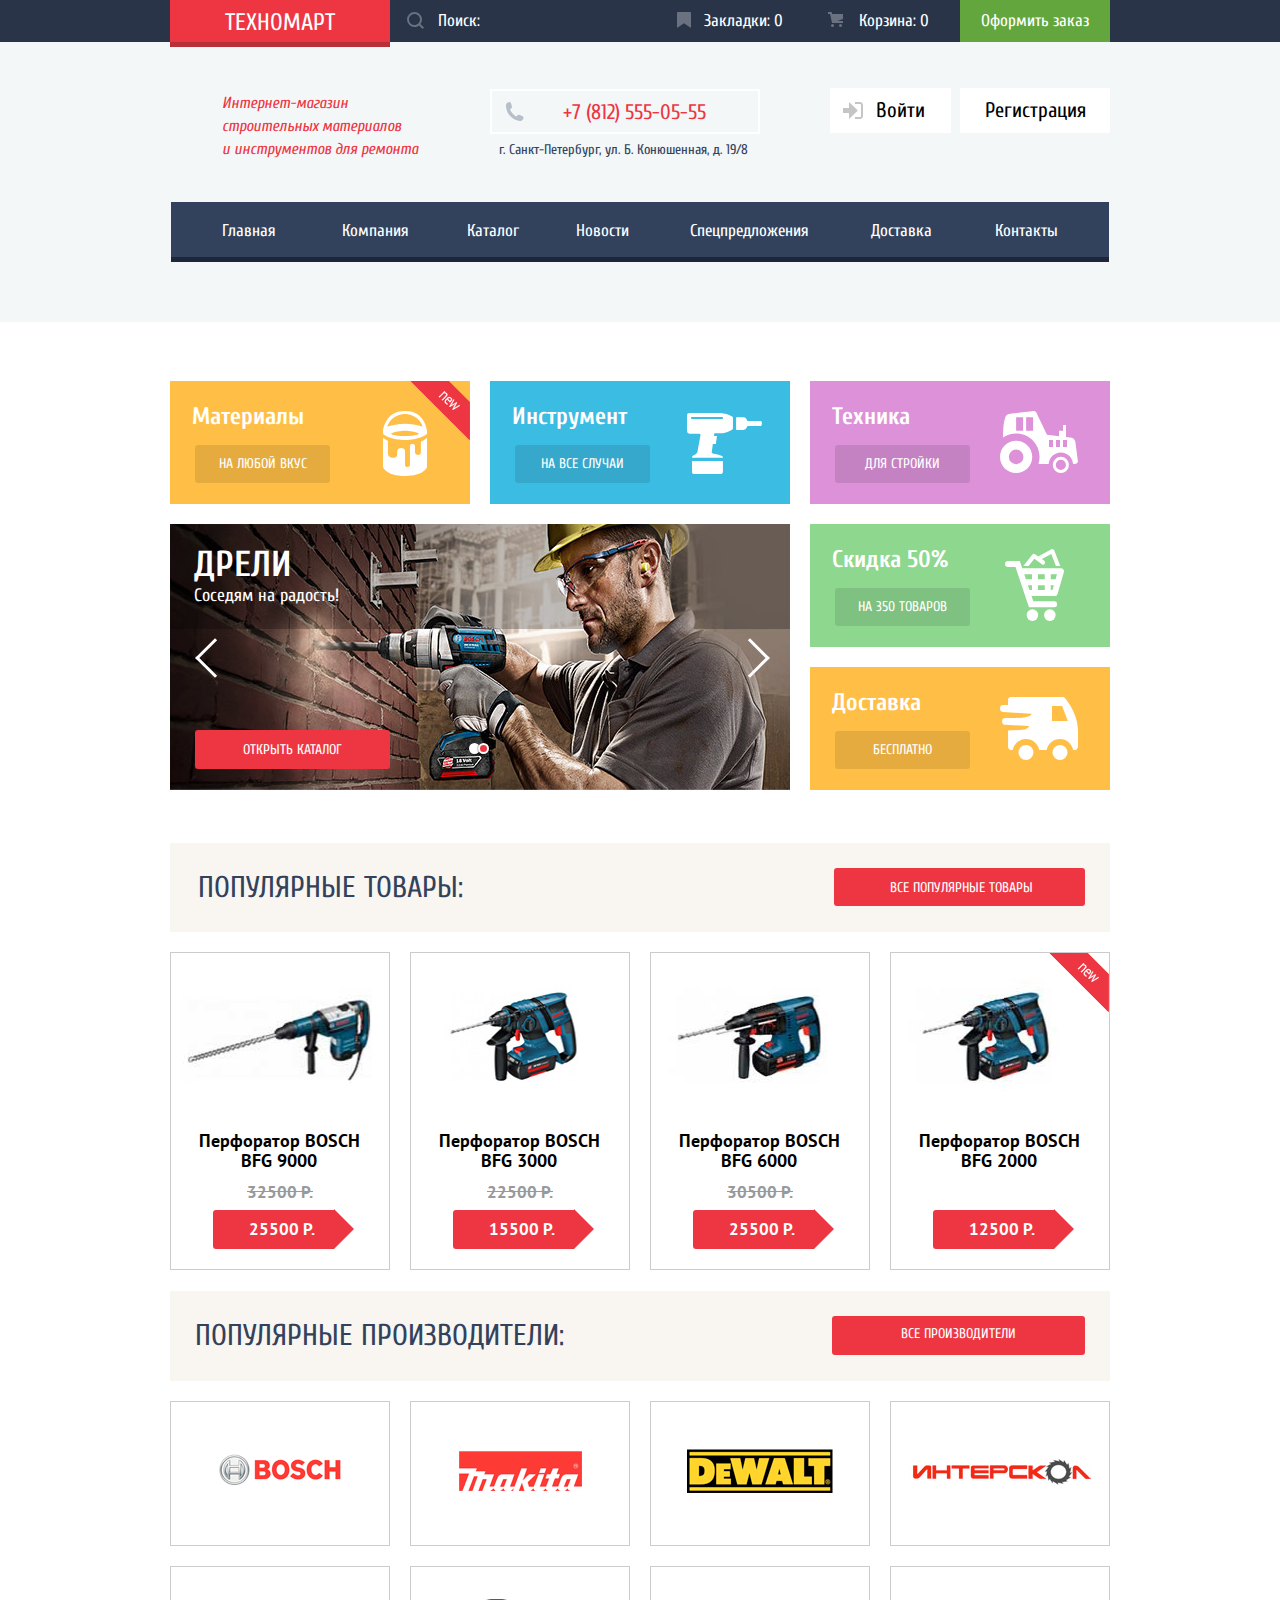
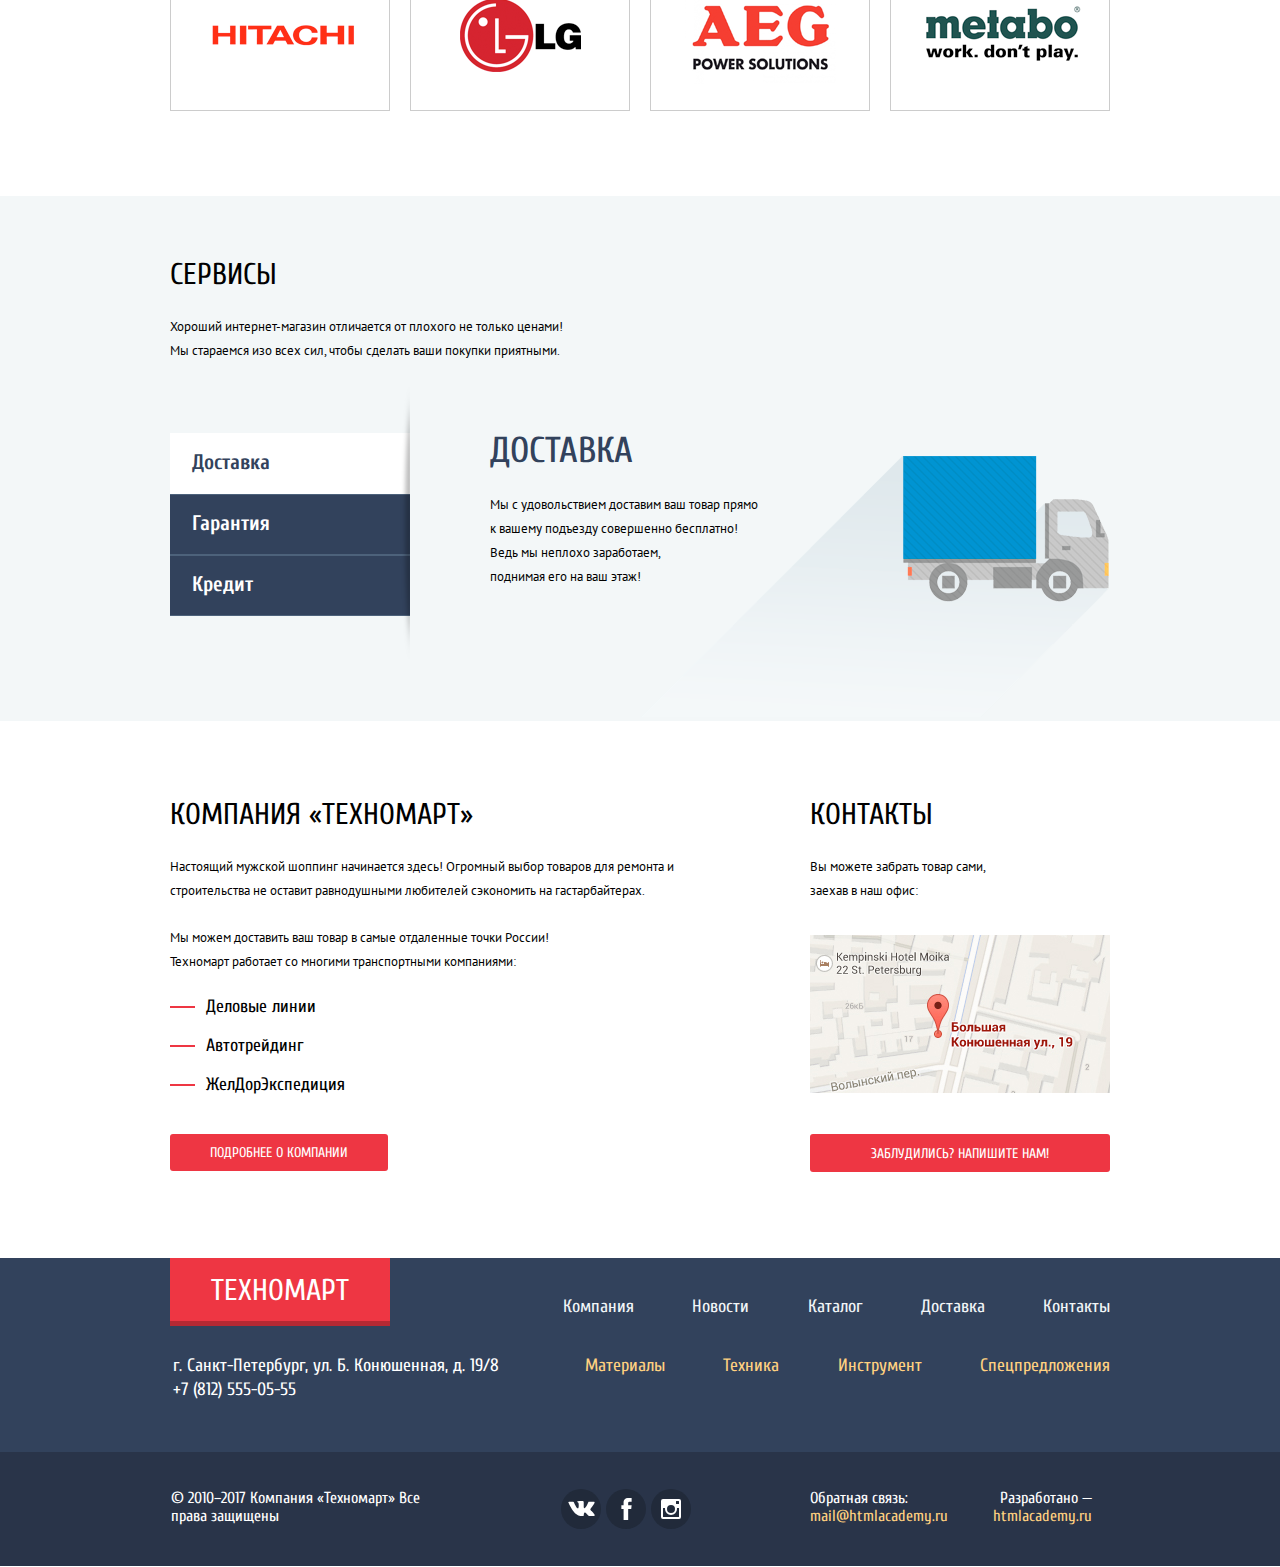
<file: index.html>
<!DOCTYPE html>
<html lang="ru">
  <head>
    <meta charset="utf-8">
    <meta name="viewport" content="width=device-width, initial-scale=1.0">
    <meta http-equiv="X-UA-Compatible" content="ie=edge">
    <title>HTML Academy: Техномарт</title>
    <link href="https://fonts.googleapis.com/css?family=Cuprum:400,400i,700&amp;subset=cyrillic" rel="stylesheet">
    <link href="https://fonts.googleapis.com/css?family=PT+Sans:400,700&amp;subset=cyrillic" rel="stylesheet">
    <link rel="stylesheet" href="css/normalize.css">
    <link rel="stylesheet" href="css/style.css">
  </head>
  <body>
    <header class="main-header">
      <nav class="search-and-order-nav">
        <div class="container">
          <div class="navigation-items">
            <span class="main-logo">Техномарт</span>
            <form class="nav-search" action="https://echo.htmlacademy.ru">
              <input class="search" type="text" id="search-form" placeholder="Поиск:">
              <label class="search-label" for="search-form"></label>
              <input class="search-submit visually-hidden" type="submit">
            </form>
            <ul class="order-menu">
              <li class="bookmarks"><a href="#">Закладки: 0</a></li>
              <li class="basket"><a href="#">Корзина: 0</a></li>
              <li class="order-button"><a href="#">Оформить заказ</a></li>
            </ul>
          </div>
        </div>
      </nav>
      <div class="container">
        <div class="navigation-second-row">
          <p class="shop-description">
            Интернет-магазин строительных материалов и&nbsp;инструментов для ремонта
          </p>
          <div class="phone-address">
            <a class="phone">+7 (812) 555-05-55</a>
            <p class="contact-address">
              г. Санкт-Петербург, ул. Б. Конюшенная, д. 19/8
            </p>
          </div>
          <ul class="login">
            <li class="login-link"><a href="#">Войти</a></li>
            <li class="registration-link"><a href="#">Регистрация</a></li>
          </ul>
        </div>
      </div>
      <div class="container">
        <nav class="main-navigation">
          <ul class="main-navigation-list">
            <li class="main-navigation-item"><a>Главная</a></li>
            <li class="main-navigation-item"><a href="#">Компания</a></li>
            <li class="main-navigation-item"><a href="catalog.html">Каталог</a></li>
            <li class="main-navigation-item"><a href="#">Новости</a></li>
            <li class="main-navigation-item"><a href="#">Спецпредложения</a></li>
            <li class="main-navigation-item"><a href="#">Доставка</a></li>
            <li class="main-navigation-item"><a href="#">Контакты</a></li>
          </ul>
        </nav>
      </div>
    </header>
    <main>
      <div class="container">
        <h1 class="visually-hidden">Интернет магазин Техномарт</h1>
        <nav class="home-menu">
          <div class="home-menu-top">
            <ul class="home-menu-elements">
              <li class="elements-inside">
                <span class="flag flag-new">Новинка</span>
                  Материалы
                  <a href="">на любой вкус</a>
              </li>
              <li class="elements-inside">
                  Инструмент
                  <span><a href="">на все случаи</a></span>
              </li>
              <li class="elements-inside">
                  Техника
                  <span><a href="">для стройки</a></span>
              </li>
            </ul>
          </div>
          <div class="home-menu-slider">
            <div class="slider">
              <ul class="slides">
                  <li class="slide-1">
                    <div class="slide-inside">
                      <h3>Дрели</h3>
                      <p>Соседям на радость!</p>
                      <a class="button" href="catalog.html">Открыть каталог</a>
                    </div>
                  </li>
                  <li class="slide-2 slide-hide">
                    <div class="slide-inside">
                      <h3>Перфораторы</h3>
                      <p>Настоящие мужские игрушки</p>
                      <a class="button" href="catalog.html">Открыть каталог</a>
                    </div>
                  </li>
              </ul> 
              <div class="slider-controls">
                <input type="radio" id="button-1" name="toggle">
                <input type="radio" id="button-2" name="toggle" checked> 
                <label for="button-1"></label>
                <label for="button-2"></label>
              </div>
            </div>
            <ul class="home-menu-elements side-elements">
              <li class="elements-inside">
                  Скидка 50%
                  <span><a href="">на 350 товаров</a></span>
              </li>
              <li class="elements-inside">
                  Доставка
                  <span><a href="">бесплатно</a></span>
              </li>
            </ul>
          </div>
        </nav>
        <section class="popular-items">
          <div class="popular-items-heading">
            <h2>Популярные товары:</h2>
            <a href="catalog.html" class="button">Все популярные товары</a>
          </div>
          <ul class="popular-items-list">
            <li class="catalog-item">
              <a href="#">
                <p class="catalog-item-image">
                  <img src="img/product-3.jpg" width="184" height="164" alt="Перфоратор BOSH BFG 9000">
                </p>
                <h3 class="catalog-item-title">Перфоратор BOSCH BFG 9000</h3>
                <p class="product-price-old">32500 Р.</p>
                <p class="product-price">25500 Р.</p>
              </a>
              <div class="actions">
                <button class="buy">Купить</button>
                <button class="bookmark">В закладки</button>
              </div>
            </li>
            <li class="catalog-item">
              <a href="#">
                <p class="catalog-item-image">
                  <img src="img/product-2.jpg" width="127" height="112" alt="Перфоратор BOSH BFG 3000">
                </p>
                <h3 class="catalog-item-title">Перфоратор BOSCH BFG 3000</h3>
                <p class="product-price-old">22500 Р.</p>
                <p class="product-price">15500 Р.</p>
              </a>
              <div class="actions">
                <button class="buy">Купить</button>
                <button class="bookmark">В закладки</button>
              </div>
            </li>
            <li class="catalog-item">
              <a href="#">
                <p class="catalog-item-image">
                  <img src="img/product-1.jpg" width="144" height="128" alt="Перфоратор BOSH BFG 6000">
                </p>
                <h3 class="catalog-item-title">Перфоратор BOSCH BFG 6000</h3>
                <p class="product-price-old">30500 Р.</p>
                <p class="product-price">25500 Р.</p>
              </a>
              <div class="actions">
                <button class="buy">Купить</button>
                <button class="bookmark">В закладки</button>
              </div>
            </li>
            <li class="catalog-item">
              <div class="flag flag-new">Новинка</div>
              <a href="#">
                <p class="catalog-item-image">
                  <img src="img/product-4.jpg" width="127" height="112" alt="Перфоратор BOSH BFG 2000">
                </p>
                <h3 class="catalog-item-title">Перфоратор BOSCH BFG 2000</h3>
                <p class="product-price-old"></p>
                <p class="product-price">12500 Р.</p>
              </a>
              <div class="actions">
                <button class="buy">Купить</button>
                <button class="bookmark">В закладки</button>
              </div>
            </li>
          </ul>
          <div class="popular-items-heading popular-providers">
              <h2>Популярные Производители:</h2>
              <a href="catalog.html" class="button">Все производители</a>
          </div>
            <ul class="popular-items-list">
              <li class="catalog-item provider-item">
                <a href="#">
                    <img src="img/bosch.png" width="126" height="37" alt="Производитель 'Bosch'">
                </a>
              </li>
              <li class="catalog-item provider-item">
                <a href="#">
                  <img src="img/makita.png" width="123" height="40" alt="Производитель 'Makita'">
                </a>
              </li>
              <li class="catalog-item provider-item">
                <a href="#">
                  <img src="img/dewalt.png" width="146" height="44" alt="Производитель 'DEWALT'">
                </a>
              </li>
              <li class="catalog-item provider-item">
                <a href="#">
                  <img src="img/interskol.png" width="200" height="88" alt="Производитель 'Интерскол'">
                </a>
              </li>
              <li class="catalog-item provider-item">
                <a href="#">
                  <img src="img/hitachi.png" width="169" height="31" alt="Производитель 'Hitachi'">
                </a>
              </li> 
              <li class="catalog-item provider-item">
                <a href="#">
                  <img src="img/lg.png" width="121" height="73" alt="Производитель 'LG'">
                </a>
              </li>
              <li class="catalog-item provider-item">
                <a href="#">
                  <img src="img/aeg.png" width="151" height="96" alt="Производитель 'AEG'">
                </a>
              </li>
              <li class="catalog-item provider-item">
                <a href="#">
                  <img src="img/metabo.png" width="204" height="69" alt="Производитель 'Metabo'">
                </a>
              </li>                
            </ul>
        </section>
      </div>
      <section class="services">
        <div class="container">
            <h2>Сервисы</h2>
            <div class="service-description">
              <p>
                Хороший интернет-магазин отличается от плохого не только ценами!
                Мы стараемся изо всех сил, чтобы сделать ваши покупки приятными.
              </p>
            </div>
          <form class="service-form">
            <input type="radio" name="s1" id="s1" class="option-input option-input-1 visually-hidden" checked>
            <label class="option-label" for="s1">Доставка</label>
            <input type="radio" name="s1" id="s2" class="option-input option-input-2 visually-hidden">
            <label class="option-label" for="s2">Гарантия</label>
            <input type="radio" name="s1" id="s3" class="option-input option-input-3 visually-hidden">
            <label class="option-label" for="s3">Кредит</label>          
            <div class="options">
              <div class="option-1-info">
                <h3>Доставка</h3>
                <p>
                  Мы с удовольствием доставим ваш товар прямо<br> к вашему подъезду совершенно бесплатно! Ведь мы неплохо заработаем,<br> поднимая его на ваш этаж!</p>
              </div>
              <div class="option-2-info">
                <h3>Гарантия</h3>
                <p>
                  Если купленный у нас товар поломается или заискрит,<br> а также в случае пожара, спровоцированного его возгоранием, вы всегда сможете быть уверены в нашей гарантии. Мы обменяем сгоревший товар на новый.<br> Дом уже восстановите как-нибудь сами.</p>
              </div>
              <div class="option-3-info">
                <h3>Кредит</h3>
                <p>
                  Залезть в долговую яму стало проще!<br> Кредитные консультанты придут вам на помощь.
                </p>
                <button class="button order-button">Отправить заявку</button>
              </div>
            </div>
          </form>
        </div>
      </section>
      <div class="container">
        <div class="about-tecnomart">
          <section class="company">
            <h2>КОМПАНИЯ «Техномарт»</h2>
            <p>
              Настоящий мужской шоппинг начинается здесь! Огромный выбор товаров для ремонта и строительства не оставит равнодушными любителей сэкономить на гастарбайтерах.
            </p>
            <p class="company-delivery-desc">
              Мы можем доставить ваш товар в самые отдаленные точки России! Техномарт работает со многими транспортными компаниями:
            </p>
            <ul class="delivery-options">
              <li>Деловые линии</li>
              <li>Автотрейдинг</li>
              <li>ЖелДорЭкспедиция</li>
            </ul>
            <a class="button" href="#">Подробнее о компании</a>
          </section>
          <section class="contacts">
            <h2>КОНТАКТЫ</h2>
            <p class="office-pick-up">
              Вы можете забрать товар сами,
              заехав в наш офис:
            </p>
            <a href="https://goo.gl/maps/oqPGo"><img src="img/map.jpg" width="300" height="144" alt="Местоположения Техномарт"></a>
            <a class="button button-map" href="form.html">Заблудились? Напишите нам!</a>
          </section>
        </div>
      </div>
    </main>
    <footer class="main-footer">
      <div class="container">
        <div class="footer-first-row">
          <span class="main-logo bottom-logo">Техномарт</span>
          <nav class="footer-company-navigation">
            <ul class="footer-company-navigation-list">
              <li><a href="#">Компания</a></li>
              <li><a href="#">Новости</a></li>
              <li><a href="catalog.html">Каталог</a></li>
              <li><a href="#">Доставка</a></li>
              <li><a href="#">Контакты</a></li>
            </ul>
          </nav>
        </div>
        <div class="footer-second-row">
          <p class ="footer-contacts">
            г. Санкт-Петербург, ул. Б. Конюшенная, д. 19/8
            +7 (812) 555-05-55
          </p>
          <nav class="footer-items-navigation">
              <ul class="footer-items-navigation-list">
                <li><a href="#">Материалы</a></li>
                <li><a href="#">Техника</a></li>
                <li><a href="#">Инструмент</a></li>
                <li><a href="#">Спецпредложения</a></li>
              </ul>
          </nav>
        </div>
      </div>
      <section class="footer-bottom">
        <div class="container">
          <div class="footer-third-row">
            <p class="footer-copyright">
              © 2010–2017 Компания «Техномарт»
              Все права защищены
            </p>
            <ul class="footer-social-links">
              <li>
                <a class="social-button" href="#"><span class="visually-hidden">Вконтакте</span>
                  <svg xmlns="http://www.w3.org/2000/svg" width="27" height="15" viewBox="0 0 26.14 14.91">
                    <path d="M26 13.47l-.09-.17a13.55 13.55 0 0 0-2.6-3q-.87-.83-1.1-1.12A1 1 0 0 1 22 8a10.27 10.27 0 0 1 1.22-1.78l.88-1.16q2.35-3.13 2-4L26 .94a.8.8 0 0 0-.4-.22 2.14 2.14 0 0 0-.87 0h-3.92a.51.51 0 0 0-.27 0h-.3a.6.6 0 0 0-.15.14.93.93 0 0 0-.14.24 22.22 22.22 0 0 1-1.46 3.06q-.5.84-.93 1.46a7 7 0 0 1-.71.91 4.94 4.94 0 0 1-.52.47q-.23.18-.35.15l-.23-.05a.9.9 0 0 1-.31-.33 1.49 1.49 0 0 1-.16-.53v-.55-.65-.57-1.12-1-.75a3.14 3.14 0 0 0 0-.62 2.12 2.12 0 0 0-.14-.44.73.73 0 0 0-.28-.33 1.57 1.57 0 0 0-.46-.18A9 9 0 0 0 12.57 0a8.93 8.93 0 0 0-3.25.33 1.83 1.83 0 0 0-.52.41q-.25.3-.07.33a1.67 1.67 0 0 1 1.16.59l.08.16a2.6 2.6 0 0 1 .19.63 6.32 6.32 0 0 1 .12 1 10.59 10.59 0 0 1 0 1.7q-.07.71-.13 1.1a2.21 2.21 0 0 1-.18.64 2.69 2.69 0 0 1-.16.3l-.07.07a1 1 0 0 1-.37.07.86.86 0 0 1-.46-.19 3.27 3.27 0 0 1-.56-.52 7 7 0 0 1-.66-.93q-.37-.6-.76-1.42l-.22-.39q-.2-.38-.56-1.11t-.62-1.43A.9.9 0 0 0 5.2.9h-.07a.93.93 0 0 0-.22-.16A1.44 1.44 0 0 0 4.6.65L.87.68A1 1 0 0 0 .1.94L0 1a.44.44 0 0 0 0 .22 1.08 1.08 0 0 0 .08.37Q.9 3.53 1.86 5.31t1.66 2.87Q4.23 9.27 5 10.24t1 1.24l.37.41.34.33a8.06 8.06 0 0 0 1 .78 16.34 16.34 0 0 0 1.4.9 7.6 7.6 0 0 0 1.79.72 6.19 6.19 0 0 0 2 .22h1.57a1.08 1.08 0 0 0 .72-.3l.05-.07a.9.9 0 0 0 .1-.25 1.38 1.38 0 0 0 0-.37 4.48 4.48 0 0 1 .09-1.05 2.77 2.77 0 0 1 .23-.71 1.74 1.74 0 0 1 .29-.4 1.19 1.19 0 0 1 .23-.2h.11a.86.86 0 0 1 .77.21 4.52 4.52 0 0 1 .83.79q.39.47.93 1.05a6.41 6.41 0 0 0 1 .87l.27.16a3.31 3.31 0 0 0 .71.3 1.53 1.53 0 0 0 .76.07l3.48-.05a1.58 1.58 0 0 0 .8-.17.68.68 0 0 0 .34-.37 1.06 1.06 0 0 0 0-.46 1.71 1.71 0 0 0-.1-.36z" fill="#fff"></path>
                  </svg>
                </a>
              </li>
              <li>
                <a class="social-button" href="#"><span class="visually-hidden">Фейсбук</span>
                  <svg xmlns="http://www.w3.org/2000/svg" width="19" height="22" viewBox="0 0 10.15 21.74">
                    <path d="M3.34 1.12A4.77 4.77 0 0 1 6.53 0h3.61v3.81H7.81a1.07 1.07 0 0 0-1.09.83v2.55h3.42c-.08 1.23-.24 2.45-.41 3.67h-3v10.87H2.21V10.86H0V7.21h2.19V3.66a3.83 3.83 0 0 1 1.15-2.54z" fill="#fff"/>
                  </svg>
                </a>
              </li>
              <li>
                <a class="social-button" href="#"><span class="visually-hidden">Инстаграм</span>
                  <svg xmlns="http://www.w3.org/2000/svg" width="20" height="20" viewBox="0 0 20 20">
                    <path d="M18 0H2a2 2 0 0 0-2 2v16a2 2 0 0 0 2 2h16a2 2 0 0 0 2-2V2a2 2 0 0 0-2-2zm-8 6a4 4 0 1 1-4 4 4 4 0 0 1 4-4zM2.5 18a.47.47 0 0 1-.5-.5V9h2.1a3.4 3.4 0 0 0-.1 1 6 6 0 1 0 12 0 3.4 3.4 0 0 0-.1-1H18v8.5a.47.47 0 0 1-.5.5zM18 4.5a.47.47 0 0 1-.5.5h-2a.47.47 0 0 1-.5-.5v-2a.47.47 0 0 1 .5-.5h2a.47.47 0 0 1 .5.5z" fill="#fff"></path>
                  </svg>
                </a>
              </li>
            </ul>
            <div class="footer-links">
              <p class="footer-link-item">
                Обратная связь:
                <a class="footer-link" href="mailto:mail@htmlacademy.ru">mail@htmlacademy.ru</a>
              </p>
              <p class="footer-link-item">
                Разработано —
                <a class="footer-link" href="https://up.htmlacademy.ru/htmlcss/23">htmlacademy.ru</a>
              </p>
            </div>
          </div>
        </div>
      </section>
    </footer>
    <div class="modal modal-map modal-hide">
      <button class="close"><span class="visually-hidden">Закрить</span></button>
      <h2 class="visually-hidden">Как до нас добраться</h2>
      <a href="https://goo.gl/maps/oqPGo"><img src="img/map-big.jpg" width="940" height="448" alt="Офис компании по адресу ул. Большая Конюшенная 19/8, Санкт-Петербург"></a>
    </div>
    <div class="modal modal-contact modal-hide">
      <h2 class="visually-hidden">Форма связи</h2>
      <button class="close"><span class="visually-hidden">Закрить</span></button>
      <form class="contact-us" action="https://echo.htmlacademy.ru" method="post">
        <div class="name-surname">
          <p class="contact-item">
            <label for="contact-name">Ваше имя:</label>
            <input id="contact-name" type="text" name="name" value="" placeholder="Имя Фамилия">
          </p>
          <p class="contact-item">
            <label for="contact-email">Ваш e-mail:</label>
            <input id="contact-email" type="text" name="email" value="" placeholder="email@example.com">
          </p>
          <p class="contact-item">
            <label for="contact-text">Текст письма:</label>
            <textarea id="contact-text" rows="10" cols="30" name="text" placeholder="В свободной форме"></textarea><!--На stackoverflow пишут что нельзя писать input type="textarea", единственный способ добавить textarea - тегом <textarea></textarea>-->
          </p>
        </div>
        <div class="contact-us-send">
          <button class="button" name="button" type="submit">Отправить</button>
        </div>
      </form>
    </div>
    <script>

      var mapPopup =  document.querySelector(".button-map");
      var mapClose = mapPopup.querySelector(".modal-close");

      mapPopup.addEventListener("click", function(evt) {
        evt.preventDefault();
        console.log("Клик");
        
      });
    </script>
  </body>
</html>
</file>
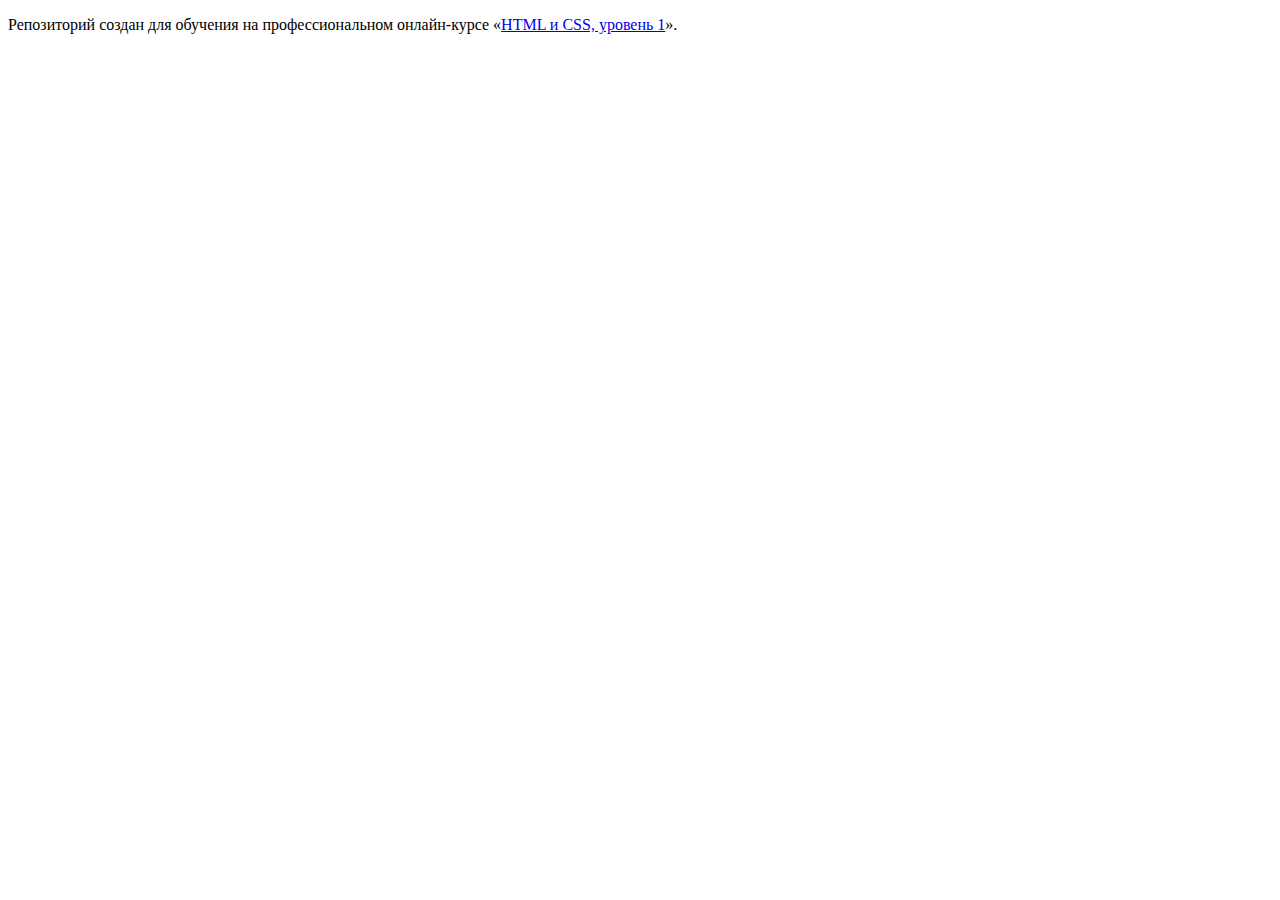
<file: 1/index.html>
<!DOCTYPE html>
<html lang="ru">
  <head>
    <meta charset="utf-8">
    <title>HTML Academy: Техномарт</title>
    <base href="https://htmlacademy-htmlcss.github.io/83444-technomart/1/">
</head>
  <body>

    <p>Репозиторий создан для обучения на профессиональном онлайн‑курсе «<a href="https://htmlacademy.ru/intensive/htmlcss">HTML и CSS, уровень 1</a>».</p>

  </body>
</html>
</file>
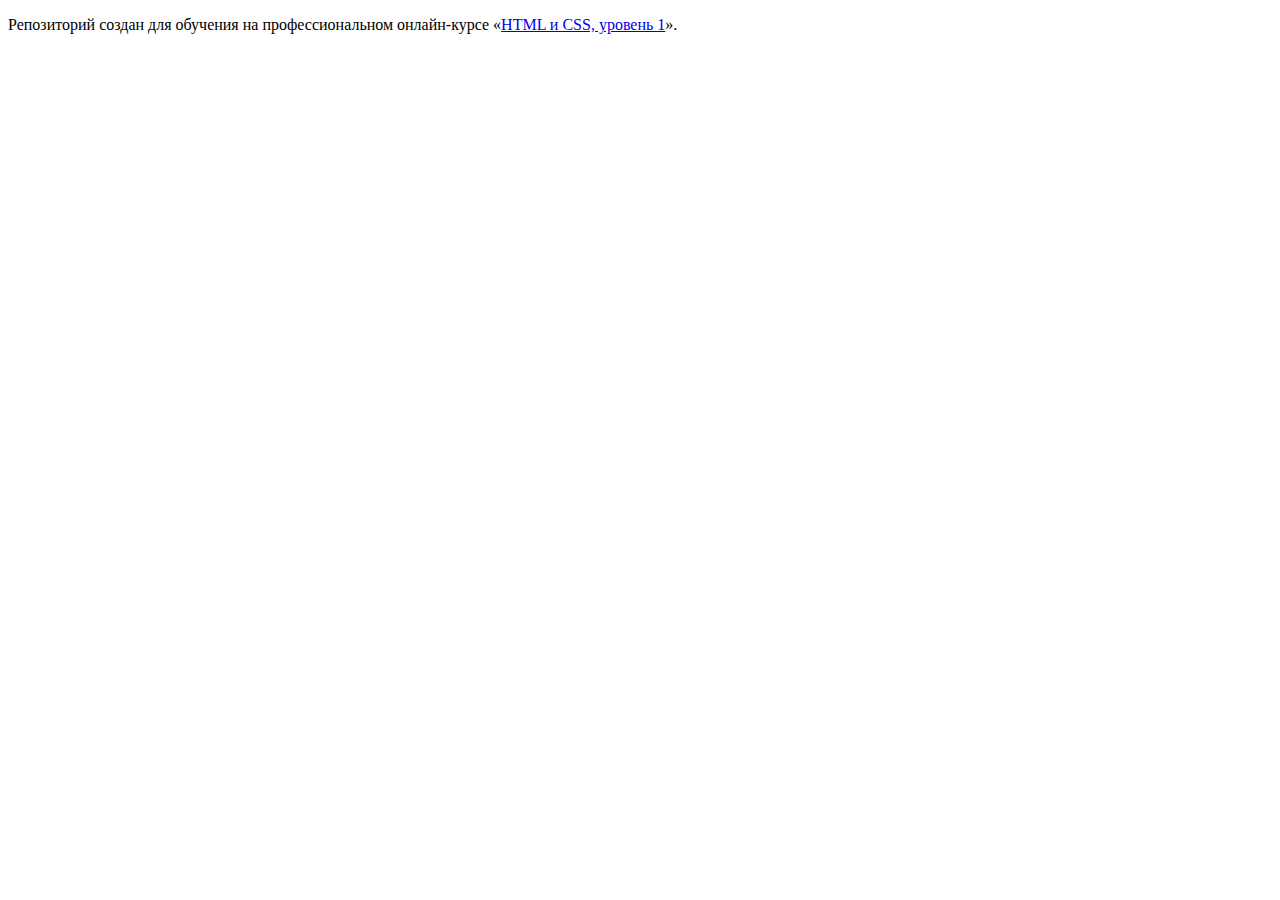
<file: master/index.html>
<!DOCTYPE html>
<html lang="ru">
  <head>
    <meta charset="utf-8">
    <title>HTML Academy: Техномарт</title>
    <base href="https://htmlacademy-htmlcss.github.io/83444-technomart/master/">
</head>
  <body>

    <p>Репозиторий создан для обучения на профессиональном онлайн‑курсе «<a href="https://htmlacademy.ru/intensive/htmlcss">HTML и CSS, уровень 1</a>».</p>

  </body>
</html>
</file>
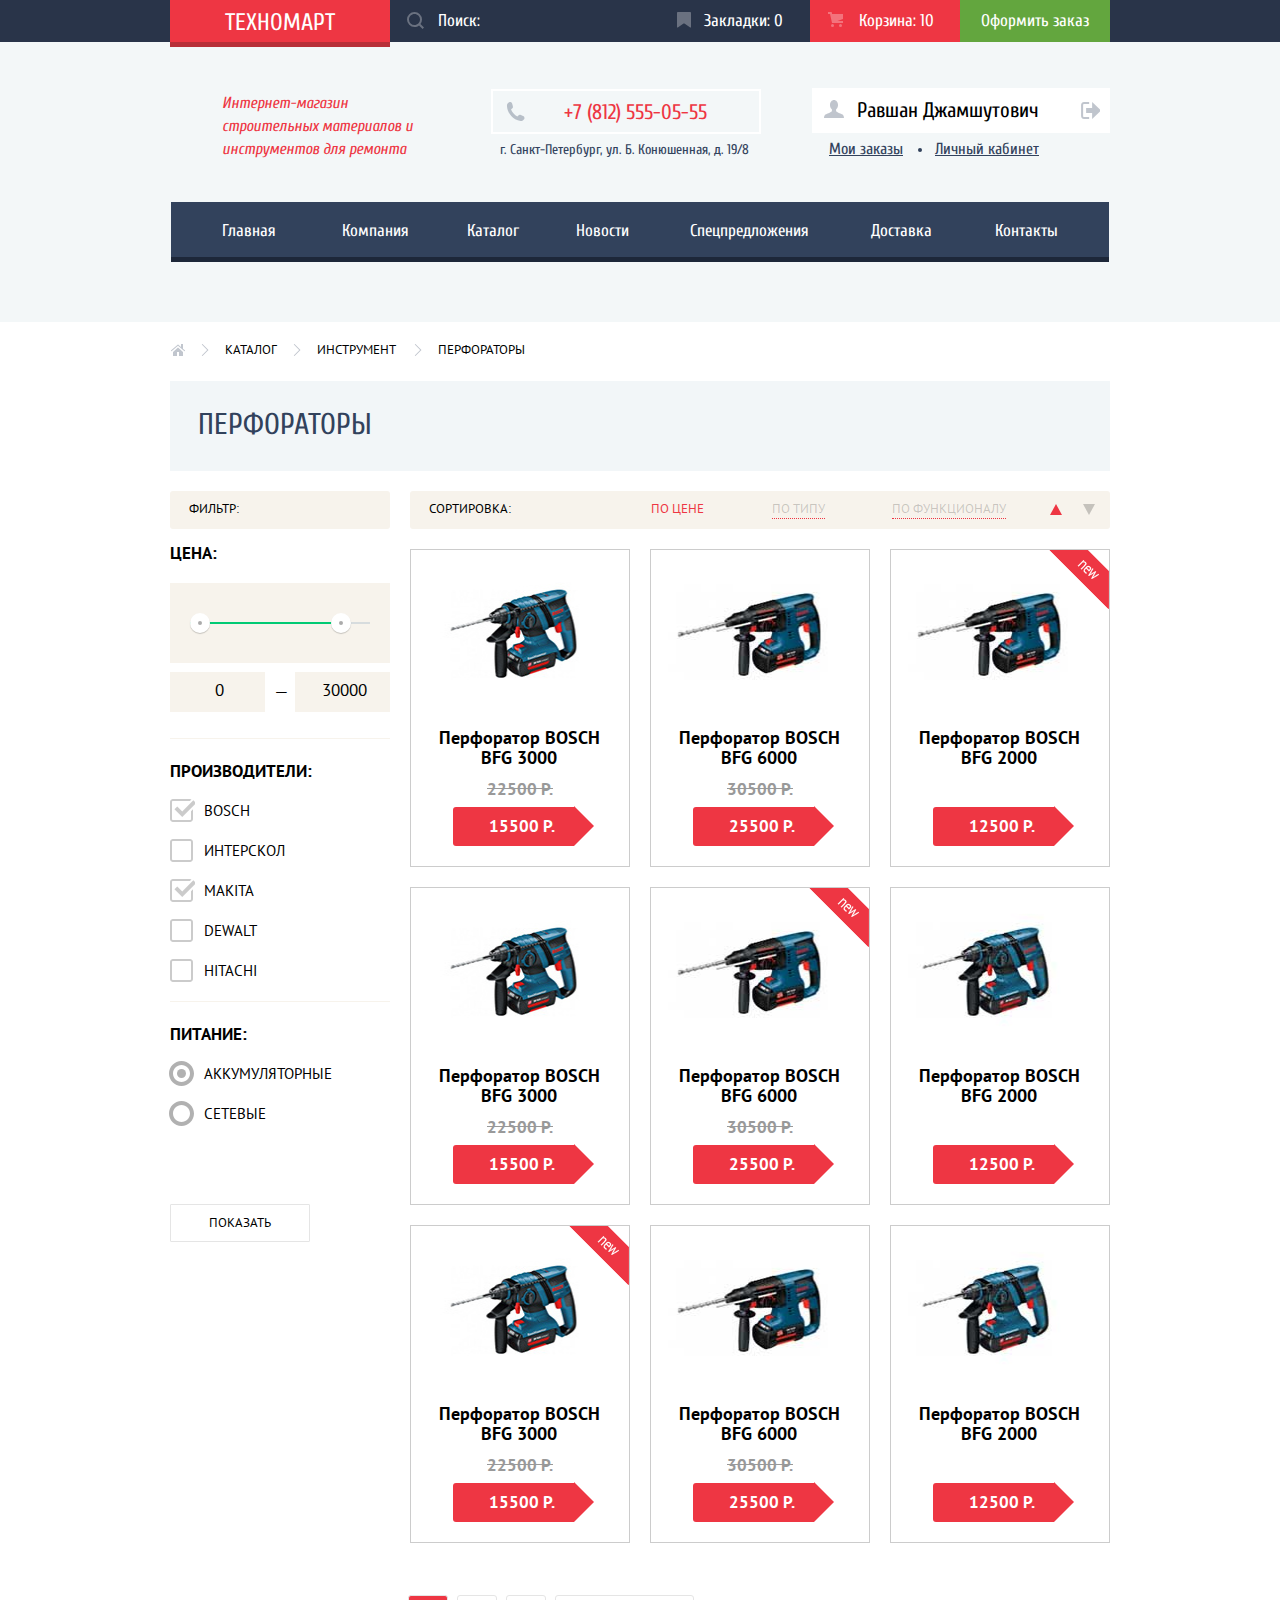
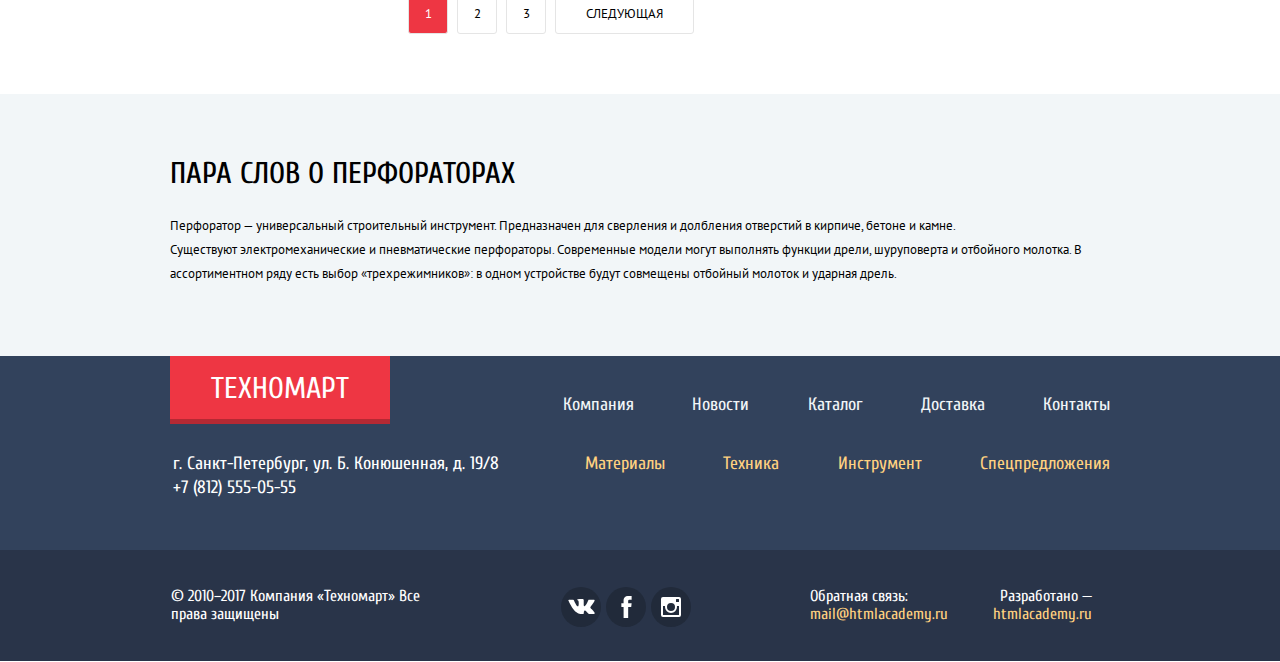
<file: catalog.html>
<!DOCTYPE html>
<html lang="ru">
  <head>
    <meta charset="utf-8">
    <meta name="viewport" content="width=device-width, initial-scale=1.0">
    <meta http-equiv="X-UA-Compatible" content="ie=edge">
    <title>HTML Academy: Техномарт</title>
    <link href="https://fonts.googleapis.com/css?family=Cuprum:400,400i,700&amp;subset=cyrillic" rel="stylesheet">
    <link href="https://fonts.googleapis.com/css?family=PT+Sans:400,700&amp;subset=cyrillic" rel="stylesheet">
    <link rel="stylesheet" href="css/normalize.css">
    <link rel="stylesheet" href="css/style.css">
  </head>
  <body>
    <header class="main-header">
      <nav class="search-and-order-nav">
        <div class="container">
          <div class="navigation-items">
            <span class="main-logo"><a href="index.html">Техномарт</a></span>
            <form class="nav-search" action="https://echo.htmlacademy.ru">
              <input class="search" type="text" id="search-form" placeholder="Поиск:">
              <label class="search-label" for="search-form"></label>
              <input class="visually-hidden" type="submit">
            </form>
            <ul class="order-menu">
              <li class="bookmarks"><a href="#">Закладки: 0</a></li>
              <li class="basket inner-basket"><a href="#">Корзина: 10</a></li>
              <li class="order-button"><a href="#">Оформить заказ</a></li>
            </ul>
          </div>
        </div>
      </nav>
      <div class="container">
        <div class="navigation-second-row">
          <p class="shop-description">
            Интернет-магазин строительных материалов <span class="shop-new-row">и инструментов для ремонта</span>
          </p>
          <div class="phone-address">
            <a class="phone">+7 (812) 555-05-55</a>
            <p class="contact-address">
              г. Санкт-Петербург, ул. Б. Конюшенная, д. 19/8
            </p>
          </div>
          <ul class="user-interface">
            <li class="user-name"><a href="#">Равшан Джамшутович</a></li>
            <li class="user-logout visually-hidden"><a href="#">Выйти</a></li>
            <li class="user-orders"><a href="#">Мои заказы</a></li>
            <li class="user-profile"><a href="#">Личный кабинет</a></li>
          </ul>
        </div>
      </div>
      <div class="container">
        <nav class="main-navigation">
          <ul class="main-navigation-list">
            <li class="main-navigation-item"><a href="index.html">Главная</a></li>
            <li class="main-navigation-item"><a href="#">Компания</a></li>
            <li class="main-navigation-item current-page"><a>Каталог</a></li>
            <li class="main-navigation-item"><a href="#">Новости</a></li>
            <li class="main-navigation-item"><a href="#">Спецпредложения</a></li>
            <li class="main-navigation-item"><a href="#">Доставка</a></li>
            <li class="main-navigation-item"><a href="#">Контакты</a></li>
          </ul>
        </nav>
      </div>
    </header>
    <main>
      <div class="container">
        <ul class="breadcrumbs">
          <li><a class="breadcrumbs-home" href="index.html"><span class="visually-hidden">Главная</span></a></li>
          <li><a class="breadcrumbs-item" href="#">Каталог</a></li>
          <li><a class="breadcrumbs-item" href="#">Инструмент</a></li>
          <li><a class="breadcrumbs-item breadcrumbs-item-current">Перфораторы</a></li>
        </ul>
        <h2 class="main-h2">Перфораторы</h2>
        <div class="filter-and-catalog">
          <section class="filter">
            <h2 class="visually-hidden">Фильтр Товаров</h2>
            <form class="filter-form" method="get" action="https://echo.htmlacademy.ru">
            <!--Тут будет фильтр Цена-->
            <div class="filter-title">Фильтр:</div>
              <fieldset>
                <legend class="price-legend">Цена:</legend>
              </fieldset>
              <div class="price-range">
                <div class="price-selector">
                  <div class="price-field">
                    <div class="price-line">
                      <div class="active-line"> 
                      </div>
                    </div>
                  </div>
                  <div class="prices-wrap">
                    <label class="min-price"><input name="min-price" type="text" value="0"></label>
                    <span>—</span>
                    <label class="max-price"><input name="max-price" type="text" value="30000"></label>
                  </div>
                </div>
              </div> 
              <fieldset>
                <legend>Производители:</legend>
                <ul>
                  <li class="filter-option">
                    <input class="visually-hidden filter-input-checkbox" type="checkbox" name="Bosh" id="filter-bosh" checked>
                    <label for="filter-bosh">Bosch</label>
                  </li>
                  <li class="filter-option">
                    <input class="visually-hidden filter-input-checkbox" type="checkbox" name="Interscol" id="filter-interscol">
                    <label for="filter-interscol">Интерскол</label>
                  </li>
                  <li class="filter-option">
                    <input class="visually-hidden filter-input-checkbox" type="checkbox" name="makita" id="filter-makita" checked>
                    <label for="filter-makita">Makita</label>
                  </li>
                  <li class="filter-option">
                    <input class="visually-hidden filter-input-checkbox" type="checkbox" name="dewalt" id="filter-dewalt">
                    <label for="filter-dewalt">Dewalt</label>
                  </li>
                  <li class="filter-option">
                    <input class="visually-hidden filter-input-checkbox" type="checkbox" name="hitachi" id="filter-hitachi">
                    <label for="filter-hitachi">Hitachi</label>
                  </li>
                </ul>
              </fieldset>
              <fieldset>
                <legend>Питание:</legend>
                <ul>
                  <li class="filter-option">
                    <input class="visually-hidden filter-input-radio" type="radio" name="power-supply" value="cordless" id="filter-cordless" checked>
                    <label for="filter-cordless">Аккумуляторные</label>
                  </li>
                  <li class="filter-option">
                    <input class="visually-hidden filter-input-radio" type="radio" name="power-supply" value="corded" id="filter-corded">
                    <label for="filter-corded">Сетевые</label>
                  </li>
                </ul>
              </fieldset>
              <button class="filter-button" type="submit">Показать</button>
            </form>
          </section>
          <div class="sorting-and-catalog">
            <section class="sorting-filter">
              <h2 class="visually-hidden">Сортировка товаров</h2>
              <!--Сортировка-->
            </section>
            <section class="catalog">
              <h2 class="visually-hidden">Каталог товаров:</h2>
              <div class="filter-title filter-products">
                  <span>Сортировка:</span>
                  <div class="sorting-options">
                    <a class="sorting-option-active" href="#">По цене</a>
                    <a href="#">По типу</a>
                    <a href="#">По функционалу</a>
                  </div>
                  <div class="filter-sorting">
                    <a class="filter-ascending filter-active" href="#"></a>
                    <a class="filter-descending" href="#"></a>
                  </div>
                </div>
              <ul class="catalog-list">
                <li class="catalog-item">
                  <a href="#">
                    <p class="catalog-item-image">
                      <img src="img/product-2.jpg" width="127" height="112" alt="Перфоратор BOSH BFG 3000">
                    </p>
                    <h3 class="catalog-item-title">Перфоратор BOSCH BFG 3000</h3>
                    <p class="product-price-old">22500 Р.</p>
                    <p class="product-price">15500 Р.</p>
                  </a>
                  <div class="actions">
                    <button class="buy">Купить</button>
                    <button class="bookmark">В закладки</button>
                  </div>
                </li>
                <li class="catalog-item">
                  <a href="#">
                    <p class="catalog-item-image">
                        <img src="img/product-1.jpg" width="144" height="128" alt="Перфоратор BOSH BFG 6000">
                    </p>
                    <h3 class="catalog-item-title">Перфоратор BOSCH BFG 6000</h3>
                    <p class="product-price-old">30500 Р.</p>
                    <p class="product-price">25500 Р.</p>
                  </a>
                  <div class="actions">
                      <button class="buy">Купить</button>
                      <button class="bookmark">В закладки</button>
                  </div>
                </li>
                <li class="catalog-item">
                  <span class="flag flag-new">Новинка</span>
                  <a href="#">
                    <p class="catalog-item-image">
                      <img src="img/product-1.jpg" width="144" height="128" alt="Перфоратор BOSH BFG 6000">
                    </p>
                    <h3 class="catalog-item-title">Перфоратор BOSCH BFG 2000</h3>
                    <p class="product-price-old"></p>
                    <p class="product-price">12500 Р.</p>
                  </a>
                  <div class="actions">
                      <button class="buy">Купить</button>
                      <button class="bookmark">В закладки</button>
                  </div>
                </li>
                <li class="catalog-item">
                  <a href="#">
                    <p class="catalog-item-image">
                        <img src="img/product-2.jpg" width="127" height="112" alt="Перфоратор BOSH BFG 3000">
                    </p>
                    <h3 class="catalog-item-title">Перфоратор BOSCH BFG 3000</h3>
                    <p class="product-price-old">22500 Р.</p>
                    <p class="product-price">15500 Р.</p>
                  </a>
                  <div class="actions">
                      <button class="buy">Купить</button>
                      <button class="bookmark">В закладки</button>
                  </div>
                </li>
                <li class="catalog-item">
                  <span class="flag flag-new">Новинка</span>
                  <a href="#">
                    <p class="catalog-item-image">
                      <img src="img/product-1.jpg" width="144" height="128" alt="Перфоратор BOSH BFG 6000">
                    </p>
                    <h3 class="catalog-item-title">Перфоратор BOSCH BFG 6000</h3>
                    <p class="product-price-old">30500 Р.</p>
                    <p class="product-price">25500 Р.</p>
                  </a>
                  <div class="actions">
                      <button class="buy">Купить</button>
                      <button class="bookmark">В закладки</button>
                  </div>
                </li>
                <li class="catalog-item">
                  <a href="#">
                    <p class="catalog-item-image">
                      <img src="img/product-4.jpg" width="127" height="112" alt="Перфоратор BOSH BFG 2000">
                    </p>
                    <h3 class="catalog-item-title">Перфоратор BOSCH BFG 2000</h3>
                    <p class="product-price-old"></p>                    
                    <p class="product-price">12500 Р.</p>
                  </a>
                  <div class="actions">
                      <button class="buy">Купить</button>
                      <button class="bookmark">В закладки</button>
                  </div>
                </li>
                <li class="catalog-item">
                  <span class="flag flag-new">Новинка</span>
                  <a href="#">
                    <p class="catalog-item-image">
                      <img src="img/product-2.jpg" width="144" height="128" alt="Перфоратор BOSH BFG 3000">
                    </p>
                    <h3 class="catalog-item-title">Перфоратор BOSCH BFG 3000</h3>
                    <p class="product-price-old">22500 Р.</p>
                    <p class="product-price">15500 Р.</p>
                  </a>
                  <div class="actions">
                      <button class="buy">Купить</button>
                      <button class="bookmark">В закладки</button>
                  </div>
                </li>
                <li class="catalog-item">
                  <a href="#">
                    <p class="catalog-item-image">
                      <img src="img/product-1.jpg" width="144" height="128" alt="Перфоратор BOSH BFG 6000">
                    </p>
                    <h3 class="catalog-item-title">Перфоратор BOSCH BFG 6000</h3>
                    <p class="product-price-old">30500 Р.</p>
                    <p class="product-price">25500 Р.</p>
                  </a>
                  <div class="actions">
                      <button class="buy">Купить</button>
                      <button class="bookmark">В закладки</button>
                  </div>
                </li>
                <li class="catalog-item">
                  <a href="#">
                    <p class="catalog-item-image">
                      <img src="img/product-4.jpg" width="127" height="112" alt="Перфоратор BOSH BFG 2000">
                    </p>
                    <h3 class="catalog-item-title">Перфоратор BOSCH BFG 2000</h3>
                    <p class="product-price-old"></p>  
                    <p class="product-price">12500 Р.</p> 
                  </a>
                  <div class="actions">
                      <button class="buy">Купить</button>
                      <button class="bookmark">В закладки</button>
                  </div>
                </li>
              </ul>
            </section>
            <ul class="pagination-list">
              <li class="pagination-item pagination-item-current"><a>1</a></li>
              <li class="pagination-item"><a href="#">2</a></li>
              <li class="pagination-item"><a href="#">3</a></li>
              <li class="pagination-item pagination-item-next"><a href="#">Cледующая</a></li>
            </ul>
          </div>
        </div>
      </div>
      <section class="about-rotary-hummers">
        <div class="container">
          <h2>ПАРА СЛОВ О ПЕРФОРАТОРАХ</h2>
          <p>
            Перфоратор — универсальный строительный инструмент. Предназначен для сверления и долбления отверстий в кирпиче, бетоне и камне.<br>
            Существуют электромеханические и пневматические перфораторы. Современные модели могут выполнять функции дрели, шуруповерта и отбойного молотка. В
            ассортиментном ряду есть выбор «трехрежимников»: в одном устройстве будут совмещены отбойный молоток и ударная дрель.
           </p>
         </div>
      </section>
    </main>
    <footer class="main-footer">
      <div class="container">
        <div class="footer-first-row">
          <span class="main-logo bottom-logo">Техномарт</span>
          <nav class="footer-company-navigation">
            <ul class="footer-company-navigation-list">
              <li><a href="index.html">Компания</a></li>
              <li><a href="#">Новости</a></li>
              <li><a href="#">Каталог</a></li>
              <li><a href="#">Доставка</a></li>
              <li><a href="#">Контакты</a></li>
            </ul>
          </nav>
        </div>
        <div class="footer-second-row">
          <p class ="footer-contacts">
            г. Санкт-Петербург, ул. Б. Конюшенная, д. 19/8
            +7 (812) 555-05-55
          </p>
          <nav class="footer-items-navigation">
              <ul class="footer-items-navigation-list">
                <li><a href="#">Материалы</a></li>
                <li><a href="#">Техника</a></li>
                <li><a href="#">Инструмент</a></li>
                <li><a href="#">Спецпредложения</a></li>
              </ul>
          </nav>
        </div>
      </div>
      <section class="footer-bottom">
        <div class="container">
          <div class="footer-third-row">
            <span class="footer-copyright">
              © 2010–2017 Компания «Техномарт»
              Все права защищены
            </span>
            <ul class="footer-social-links">
              <li>
                <a class="social-button" href="#"><span class="visually-hidden">Вконтакте</span>
                  <svg xmlns="http://www.w3.org/2000/svg" width="27" height="15" viewBox="0 0 26.14 14.91">
                    <path d="M26 13.47l-.09-.17a13.55 13.55 0 0 0-2.6-3q-.87-.83-1.1-1.12A1 1 0 0 1 22 8a10.27 10.27 0 0 1 1.22-1.78l.88-1.16q2.35-3.13 2-4L26 .94a.8.8 0 0 0-.4-.22 2.14 2.14 0 0 0-.87 0h-3.92a.51.51 0 0 0-.27 0h-.3a.6.6 0 0 0-.15.14.93.93 0 0 0-.14.24 22.22 22.22 0 0 1-1.46 3.06q-.5.84-.93 1.46a7 7 0 0 1-.71.91 4.94 4.94 0 0 1-.52.47q-.23.18-.35.15l-.23-.05a.9.9 0 0 1-.31-.33 1.49 1.49 0 0 1-.16-.53v-.55-.65-.57-1.12-1-.75a3.14 3.14 0 0 0 0-.62 2.12 2.12 0 0 0-.14-.44.73.73 0 0 0-.28-.33 1.57 1.57 0 0 0-.46-.18A9 9 0 0 0 12.57 0a8.93 8.93 0 0 0-3.25.33 1.83 1.83 0 0 0-.52.41q-.25.3-.07.33a1.67 1.67 0 0 1 1.16.59l.08.16a2.6 2.6 0 0 1 .19.63 6.32 6.32 0 0 1 .12 1 10.59 10.59 0 0 1 0 1.7q-.07.71-.13 1.1a2.21 2.21 0 0 1-.18.64 2.69 2.69 0 0 1-.16.3l-.07.07a1 1 0 0 1-.37.07.86.86 0 0 1-.46-.19 3.27 3.27 0 0 1-.56-.52 7 7 0 0 1-.66-.93q-.37-.6-.76-1.42l-.22-.39q-.2-.38-.56-1.11t-.62-1.43A.9.9 0 0 0 5.2.9h-.07a.93.93 0 0 0-.22-.16A1.44 1.44 0 0 0 4.6.65L.87.68A1 1 0 0 0 .1.94L0 1a.44.44 0 0 0 0 .22 1.08 1.08 0 0 0 .08.37Q.9 3.53 1.86 5.31t1.66 2.87Q4.23 9.27 5 10.24t1 1.24l.37.41.34.33a8.06 8.06 0 0 0 1 .78 16.34 16.34 0 0 0 1.4.9 7.6 7.6 0 0 0 1.79.72 6.19 6.19 0 0 0 2 .22h1.57a1.08 1.08 0 0 0 .72-.3l.05-.07a.9.9 0 0 0 .1-.25 1.38 1.38 0 0 0 0-.37 4.48 4.48 0 0 1 .09-1.05 2.77 2.77 0 0 1 .23-.71 1.74 1.74 0 0 1 .29-.4 1.19 1.19 0 0 1 .23-.2h.11a.86.86 0 0 1 .77.21 4.52 4.52 0 0 1 .83.79q.39.47.93 1.05a6.41 6.41 0 0 0 1 .87l.27.16a3.31 3.31 0 0 0 .71.3 1.53 1.53 0 0 0 .76.07l3.48-.05a1.58 1.58 0 0 0 .8-.17.68.68 0 0 0 .34-.37 1.06 1.06 0 0 0 0-.46 1.71 1.71 0 0 0-.1-.36z" fill="#fff"></path>
                  </svg>
                </a>
              </li>
              <li>
                <a class="social-button" href="#"><span class="visually-hidden">Фейсбук</span>
                  <svg xmlns="http://www.w3.org/2000/svg" width="19" height="22" viewBox="0 0 10.15 21.74">
                    <path d="M3.34 1.12A4.77 4.77 0 0 1 6.53 0h3.61v3.81H7.81a1.07 1.07 0 0 0-1.09.83v2.55h3.42c-.08 1.23-.24 2.45-.41 3.67h-3v10.87H2.21V10.86H0V7.21h2.19V3.66a3.83 3.83 0 0 1 1.15-2.54z" fill="#fff"/>
                  </svg>
                </a>
              </li>
              <li>
                <a class="social-button" href="#"><span class="visually-hidden">Инстаграм</span>
                  <svg xmlns="http://www.w3.org/2000/svg" width="20" height="20" viewBox="0 0 20 20">
                    <path d="M18 0H2a2 2 0 0 0-2 2v16a2 2 0 0 0 2 2h16a2 2 0 0 0 2-2V2a2 2 0 0 0-2-2zm-8 6a4 4 0 1 1-4 4 4 4 0 0 1 4-4zM2.5 18a.47.47 0 0 1-.5-.5V9h2.1a3.4 3.4 0 0 0-.1 1 6 6 0 1 0 12 0 3.4 3.4 0 0 0-.1-1H18v8.5a.47.47 0 0 1-.5.5zM18 4.5a.47.47 0 0 1-.5.5h-2a.47.47 0 0 1-.5-.5v-2a.47.47 0 0 1 .5-.5h2a.47.47 0 0 1 .5.5z" fill="#fff"></path>
                  </svg>
                </a>
              </li>
            </ul>
            <div class="footer-links">
              <p class="footer-link-item">
                Обратная связь:
                <a class="footer-link" href="mailto:mail@htmlacademy.ru">mail@htmlacademy.ru</a>
              </p>
              <p class="footer-link-item">
                Разработано —
                <a class="footer-link" href="https://up.htmlacademy.ru/htmlcss/23">htmlacademy.ru</a>
              </p>
            </div>
          </div>
        </div>
      </section>
    </footer>
    <div class="modal modal-cart modal-hide">
      <button class="close"><span class="visually-hidden">Закрить</span></button>
      <div class="item-added-text">
        <p class="item-added">Товар добавлен в корзину!</p>
      </div>
      <div class="item-added-buttons">
        <a class=" button make-order" href="/">Оформить заказ</a>
        <button class="make-order-close">Продолжить покупки</button>
      </div>
    </div>
  </body>
</html>
</file>
<file: css/style.css>
body {
  margin: 0;
  padding: 0;

  font-family: "PT Sans", Arial, Helvetica, sans-serif;
  font-size: 13px;
  line-height: 24px;
  font-weight: 400;
  color: #000000;

  background-color: #ffffff;
}

img {
  max-width: 100%;
  height: auto;
}

.visually-hidden:not(:focus):not(:active),
input[type="checkbox"].visually-hidden,
input[type="radio"].visually-hidden {
  position: absolute;

  width: 1px;
  height: 1px;
  margin: -1px;
  border: 0;
  padding: 0;

  white-space: nowrap;

  clip-path: inset(100%);
  clip: rect(0 0 0 0);
  overflow: hidden;
}

.main-h2 {
  margin:0;
  padding: 29px 0 31px 28px;

  font-family: "Cuprum", Arial, Helvetica, sans-serif;
  font-weight: 400;
  font-size: 30px;
  line-height: 30px;
  text-transform: uppercase;
  color: #32425c;

  background-color: #f2f6f8;
}

.button {
  display: inline-block;
  vertical-align: middle;
  padding: 10px 26px;

  font-family: "Cuprum", Arial, Helvetica, sans-serif;
  font-size: 14px;
  line-height: 18px;
  text-transform: uppercase;
  text-decoration: none;
  color: #ffffff;

  background-color: #ee3643;
  border-radius: 3px;
}

.button:hover,
.button:active {
  background-color: #ca2c37;
}

.button:active {
  background-color: #ba2732;
}

.main-header {
  margin: 0;
  padding: 0;

  background-color: #f3f7f8;
}

.container {
  width: 940px;
  margin: 0 auto;
  padding: 0 10px;
}

.search-and-order-nav {
  margin-top: -1px;

  font-family: "Cuprum", Arial, Helvetica, sans-serif;
  font-size: 17px;
  line-height: 18px;
  color: #ffffff;

  background-color: #293449;
}

.main-navigation {
  margin: 0;
  padding: 0;
}

.main-logo {
  position: relative;

  display: block;
  padding: 11px 55px 7px 55px;

  letter-spacing: inherit;
  font-size: 24px;
  line-height: 24px;
  text-transform: uppercase;
  color: #ffffff;

  background-color: #ee3643;
}

.main-logo:after {
  position: absolute;
  top: 42px;
  left: 0;

  display: block;
  width: 220px;

  border-bottom: 5px solid #b72f38;

  content: "";
}

.main-logo a {
  color: #ffffff;

  text-decoration: none;
}

.bottom-logo {
  padding: 18px 41px 15px 41px;
  margin-right: 160px;

  text-align: center;
  font-size: 30px;
  line-height: 30px;
  text-decoration: none;
  color: #ffffff;

  border-bottom: 5px solid #b52933;
}

.bottom-logo::after {
  display: none;
}

.main-logo:hover,
.main-logo:focus {
  background-color: #ca2c37;
  border-color: #9a212a;
}

.main-logo:active {
  background-color: #ba2732;
  border-color: #8e1e26
}

.search {
  position: relative;
  
  display: block;
  padding-top: 13px;
  padding-bottom: 12px;
  padding-left: 47px;
  width: 220px;

  font-family: "Cuprum", Arial, Helvetica, sans-serif;;
  font-size: 17px;
  line-height: 18px;
  color: #ffffff;

  border: none;
  background-color: #293449;
}

.search::placeholder {
  color: #ffffff;
}

.search-label {
  position: relative;

  display: block;
}

.search-label::before {
  position: absolute;
  top: -30px;
  left: 16px;

  width: 17px;
  height: 17px;

  background-image: url("../img/icon-search.svg");
  background-repeat: no-repeat;
  background-position: 0 0;
  opacity: 0.3;

  content: "";
}

.search:hover,
.search:focus {
  background-color: #212a3a;
}

.search:active {
  color: #000000;

  background-color: #ffffff;
}

.search:hover + .search-label::before,
.search:focus + .search-label::before {
  opacity: 1;
}

.search-label:active::before {
 background-image: url("../img/icon-search-red.svg"); 
}

.search:active + .search-label::before {
  background-image: url("../img/icon-search-red.svg");
}

.nav-search input[type="submit"] {
  visibility: hidden;
}

.order-menu {
  display: flex;
  align-items: center;
  justify-content: space-between;
  margin: 0;
  padding: 0;
  margin-top: 0x;
  margin-bottom: -1px;

  list-style: none;
}

.order-menu a {
  display: block;
  padding-top: 12px;
  padding-bottom: 12px;

  text-decoration: none;
  color: #ffffff;
}

.order-menu a:hover,
.order-menu a:focus {
  background-color: #212a3a;
}

.order-menu a:active {
  background-color: #161d29;
}

.bookmarks a {
  position: relative;
  
  width: 150px;
  padding-left: 44px;
  
  text-decoration: none;
  color: #ffffff;

  box-sizing: border-box;
}

.bookmarks a::before {
  position: absolute;
  top: 12px;
  left:17px;

  width: 14px;
  height: 16px;

  background-image: url("../img/icon-bookmark.svg");
  background-repeat: no-repeat;
  background-position: 0 0;
  opacity: 0.3;

  content: "";
}

.bookmarks a:hover::before,
.bookmarks a:focus::before {
  opacity: 1;
}

.bookmarks a:active::before {
  opacity: 0.5;
}

.basket a {
  position: relative;

  width: 150px;
  padding-left: 49px;

  text-decoration: none;
  color: #ffffff;

  box-sizing: border-box;
}

.basket a:before {


  position: absolute;
  top: 12px;
  left:18px;

  width: 15px;
  height: 15px;

  background-image: url("../img/icon-cart.svg");
  background-repeat: no-repeat;
  background-position: 0 0;
  opacity: 0.3;

  content: "";
}

.basket a:hover::before,
.basket a:focus::before {
  opacity: 1;
}

.basket a:active::before {
  opacity: 0.5;
}

.inner-basket a {
  background-color: #ee3643;
}

.inner-basket a:hover,
.inner-basket a:focus {
  background-color: #ca2c37;
  border-color: #9a212a;
}

.inner-basket a:active {
  background-color: #ba2732;
  border-color: #8e1e26
}

.order-button {
  border: 0px;
}

.order-button a {
  width: 150px;

  text-align: center;
  color: #ffffff;

  background-color: #63a63e;
}

.order-button a:hover,
.order-button a:focus {
  background-color: #5fbb2d;
}

.order-button a:active {
  background-color: #518534;
}

.header-buttom {
  background-color: #f4f7f9;
}

.user-interface {
  display: flex;
  align-items: flex-start;
  flex-wrap: wrap;
  width: 298px;
  padding: 0;
  margin: 0;

  list-style: none;
}

.user-name a {
  position: relative;

  display: block;
  width: 298px;
  padding-top: 12px;
  padding-bottom: 12px;
  padding-left: 45px;
  padding-right: 30px;

  font-family: "Cuprum", Arial, Helvetica, sans-serif;
  font-size: 21px;
  line-height: 21px;
  font-weight: 400;
  text-decoration: none;
  letter-spacing: normal;
  color: #000000;

  background-color: #ffffff;
  box-sizing: border-box;
}

.user-name a::before {
  position: absolute;
  top: 12px;
  left: 12px;

  width: 20px;
  height: 18px;

  background: url("../img/icon-user-dark-blue.svg");
  opacity: 0.3;

  content: "";
}

.user-name a:hover::before {
  opacity: 1;
  background: url("../img/icon-user-dark-blue.svg");
}

.user-name a::after {
  position: absolute;
  top: 14px;
  right: 10px;

  width: 20px;
  height: 17px;

  background: url("../img/icon-logout-dark-blue.svg");
  opacity: 0.3;
  content: "";
}

.user-name a:hover::after {
  background: url("../img/icon-logout-dark-blue.svg");
  opacity: 1;
}

.user-name:active {
  opacity: 0.3;
}

.user-orders a,
.user-profile a {
  display: inline-block;
  vertical-align: middle;
  padding-top: 7px;

  font-family: "Cuprum", Arial, Helvetica, sans-serif;
  font-size: 16px;
  line-height: 18px;
  text-decoration: underline;
  color: #32425c;
}

.user-orders a {
  padding-left: 17px;
}

.user-profile a {
  position: relative;
  margin-left: 32px;
}

.user-profile a::before {
  position: absolute;
  top: 15px;
  left: -17px;

  width: 4px;
  height: 4px;

  background-color: #32425c;
  border-radius: 50%;
  content: "";
}

.user-orders a:hover,
.user-orders a:focus,
.user-profile a:hover,
.user-profile a:focus {
  color: #ee3643;
}

.user-orders a:active,
.user-profile a:active {
  color: #32425c;

  opacity: 0.3;
}

.navigation-items {
  display: flex;
  justify-content: space-between;
  flex-wrap: wrap;
  align-items: center;
}

.navigation-second-row {
  display: flex;
  align-items: flex-start;
  justify-content: space-between;
  padding-top: 46px;
}

.shop-description {
  display: block;
  box-sizing: border-box;
  width: 250px;
  margin: 0;
  margin-top: 4px;
  margin-right: 50px;
  padding-left: 52px;
  padding-bottom: 41px;

  font-family: "Cuprum", Arial, Helvetica, sans-serif;
  font-style: italic;
  font-size: 16px;
  line-height: 23px;
  color: #ee3643
}



.phone-address {
  width: 300px;
  margin-right: 20px;
  padding: 0;
  margin: 0;
}

.contact-address {
  display: block;
  width: 270px;
  margin:0;
  padding-top: 4px;
  padding-left: 9px;

  font-family: "Cuprum", Arial, Helvetica, sans-serif;
  font-size: 14px;
  line-height: 24px;
  color: #32425c;
}

.phone {
  display: block;
  position: relative;
  box-sizing: border-box;
  width: 270px;
  padding: 0;
  margin-top: 1px;
  margin-right: 30px;
  padding-left: 71px;
  padding-top: 11px;
  padding-bottom: 9px;

  font-family: "Cuprum", Arial, Helvetica, sans-serif;
  font-size: 21px;
  line-height: 21px;
  text-decoration: none;
  color: #ee3643;

  border: 2px solid #ffffff;
}

.phone::before {
  position: absolute;
  top: 11px;
  left: 13px;

  width: 19px;
  height: 19px;

  background: url("../img/icon-phone.svg");

  content:"";
}

.login {
  display: flex;
  justify-content: space-between;
  flex-wrap: wrap;
  width: 300px;
  margin: 0;
  padding: 0;

  list-style: none;
}

.login a {
  display: block;

  font-family: "Cuprum", Arial, Helvetica, sans-serif;
  font-size: 21px;
  line-height: 21px;
  padding-top: 12px;
  padding-bottom: 12px;
  text-decoration: none;
  color: #000000;

  background-color: #ffffff;
  box-sizing: border-box;
}

.login a:hover,
.login a:focus {
  color: #ee3643;
}

.login a:active {
  color: #c5c5c5;
}

.login-link a {
  position: relative;

  width: 121px;
  margin-left: 20px;
  padding-left: 19px;

  text-align: center;
}

.login-link a::before {
  position: absolute;
  top: 14px;
  left: 13px;

  width: 20px;
  height: 17px;

  background: url("../img/icon-login.svg");
  background-repeat: no-repeat;

  content: "";
}

.login-link a:hover::before,
.login-link a:focus::before {
  background: url("../img/icon-login-dark-blue.svg");
}

.login-link a:active::before {
  background: url("../img/icon-login.svg");
}

.registration-link {
  width: 150px;

  text-align: center;
}

.main-navigation-list {
  display: flex;
  justify-content: center;
  flex-grow: 1;

  padding: 0;
  padding-bottom: 60px;
  margin: 0;

  list-style:none;
}

.main-navigation-item {
  min-width: 125px;
}

.main-navigation-item a {
  display: block;
  margin: 0;
  padding-top: 20px;
  padding-bottom: 18px;
  padding-left: 30px;
  padding-right: 30px;

  font-family: "Cuprum", Arial, Helvetica, sans-serif;
  font-size: 17px;
  line-height: 17px;
  text-decoration: none;
  text-align: center;
  color: #ffffff;

  background-color: #32425c;
  border-bottom: 5px solid #1d2739;
}

 .main-navigation-item:first-child a {
  padding-left: 51px;
  padding-right: 29px;
}

.main-navigation-item:nth-child(2) a {
  padding-right: 10px;
  padding-left: 25px;
}
.main-navigation-item:nth-child(3) a {
  padding-right: 10px;
  padding-left: 11px;
}
.main-navigation-item:nth-child(4) a {
  padding-right: 35px;
  padding-left: 5px;
}

.main-navigation-item:nth-child(5) a {
  padding-right: 30px;
  padding-left: 10px;
}

.main-navigation-item:nth-child(6) a {
  padding-right: 30px;
  padding-left: 30px;
}

.main-navigation-item:last-child a {
  padding-left: 31px;
  padding-right: 51px;
}

.main-navigation-item a:hover,
.main-navigation-item a:focus {
  background-color: #1d2739;
}


/*---Index content----*/

.home-menu {
  display: flex;
  flex-wrap: wrap;
  padding-top: 49px;
}

.home-menu-bottom {
  display: flex;
  justify-content: space-between;
}

.home-menu-elements {
  display: flex;
  margin: 0;
  margin-left: -10px;
  padding: 0;

  list-style: none;
}

.home-menu-elements li {
  position: relative;

  width: 300px;
  height: 123px;
  margin: 10px;
  padding: 21px 22px;

  font-family: "Cuprum", Arial, Helvetica, sans-serif;
  font-weight: 700;
  font-size: 24px;
  line-height: 30px;
  color: #ffffff;

  background-color: #00ff00;
  box-sizing: border-box;
}

.elements-inside {
  position: relative;
}

.elements-icon {
  position: absolute;
  top: 31px;
  right: 43px;

  width: 44px;
  height: 65px;
}

.home-menu-elements li {
  background-color: #ffbf47;
  background-image: url("../img/icon-1.svg");
  background-position: 213px 30px;
  background-repeat: no-repeat; 
}

.home-menu-elements li:nth-child(2) {
  background-color: #3bbce3;
  background-image: url("../img/icon-2.svg");
  background-position: 197px 32px;
}

.home-menu-elements li:nth-child(3) {
  background-color: #dc91d8;
  background-image: url("../img/icon-3.svg");
  background-position: 190px 30px;
}

.side-elements li:first-child {
  background-color: #8ed78f;
  background-image: url("../img/icon-4.svg");
  background-position: 195px 25px;
}

.side-elements li:nth-child(2) {
  background-color: #ffbf47;
  background-image: url("../img/icon-5.svg");
  background-position: 190px 30px;
}

.home-menu-elements a {
  display: block;
  width: 135px;
  margin-top: 13px;
  margin-left: 3px;
  padding: 10px 0;

  font-size: 14px;
  line-height: 18px;
  font-weight: 400;
  text-transform: uppercase;
  text-align: center;
  text-decoration: none;
  color: #ffffff;

  background: rgba(0, 0, 0, 0.1);
  border-radius: 3px;
}

.home-menu-elements a:hover {
  background: rgba(0, 0, 0, 0.2);
}

.home-menu-elements a:active {
  background: rgba(0, 0, 0, 0.3);
}

.side-elements {
  flex-direction: column;
}

.home-menu-elements li:nth-child(3) span,
.side-elements span {
  margin-left: 0px;
}

.slider {
  position: relative;

  width: 620px;
  height: 266px;
  margin-right: 10px;
  margin-top: 10px;
  padding: 0;

  background-color: #161d29;
}

.slider::before {
  position: absolute;
  top: 120px;
  left: 31px;

  width: 25px;
  height: 25px;

  border-top: 3px solid #ffffff;
  border-left: 3px solid #ffffff;

  transform: rotate(-45deg);

  content: "";
}

.slider::after {
  position: absolute;
  top: 120px;
  right: 26px;

  width: 25px;
  height: 25px;
  
  border-bottom: 3px solid #ffffff;
  border-right: 3px solid #ffffff;
  
  transform: rotate(-45deg);

  content: "";
}

.slides {
  height: 266px;
  margin: 0;
  padding: 0;

  list-style: none;
}

.slide-1 {
  width: 100%;
  height: 266px;
  margin: 0;
  padding: 0;

  background: url("../img/slider-1.jpg") 0 0 no-repeat;
}

.slide-hide {
  display: none;
}

.slide-2 {
  width: 100%;
  height: 266px;
  margin: 0;
  padding: 0;

  background: url("../img/slider-2.jpg") 0 0 no-repeat;
}

.slide-inside {
  margin: 0;
  padding: 0;

  font-family: "Cuprum", Arial, Helvetica, sans-serif;
  color: #ffffff;
}

.slide-inside h3 {
  margin: 0;
  padding: 0;
  padding-top: 23px;
  padding-left: 24px;  

  font-size: 36px;
  line-height: 36px;
  font-weight: 700;
  text-transform: uppercase;
}

.slide-inside p {
  margin: 0;
  padding: 0;
  padding-top: 0.5px;
  padding-left: 24px;  

  font-weight: 200;
  font-size: 18px;
  line-height: 24px;
}

.slide-inside .button {
  margin-top: 122px;
  margin-left: 25px;
  padding: 10px 48px;
  padding-top: 11px;
}

.home-menu-slider {
  display: flex;
}

.home-menu-slider .home-menu-elements {
  display: flex;
  flex-wrap: wrap;

  margin-left: 0px;
} 

.slider input[type="radio"] {
  display: none;
}

.slider-controls {
  display: flex;
  justify-content: center;
}

.slider-controls label {
  position: absolute;
  bottom: 36px;
  z-index: 2;

  display: inline-block;
  width: 7px;
  height: 7px;
  margin: 0 3px;
  margin-left: -9px;

  border: 2px solid #ffffff;
  border-radius: 50%;
  background: #ffffff;
  box-shadow: 0 0 2px rgba(0, 0, 0, 0.8);

  cursor: pointer;
}

.slider-controls label:last-child {
  margin-left: 10px;
}

#button-1:checked ~ label[for="button-1"],
#button-2:checked ~ label[for="button-2"] {
  border: 2px solid white;
  background-color: #ee3643;
}

/*Популярные товары*/

.popular-items-heading {
  display: flex;
  justify-content: space-between;
  margin-top: 43px; 
  padding: 30px 28px;
  padding-bottom: 26px;
  padding-right: 25px;

  background-color: #f9f5f0;
}

.popular-items-heading h2 {
  margin: 0;
  padding: 0;

  font-family: "Cuprum", Arial, Helvetica, sans-serif;
  font-weight: 200;
  font-size: 30px;
  line-height: 30px;
  text-transform: uppercase;
  color: #32425c;
}

.popular-items-heading a {
  margin-top: -5px;
  padding: 11px 52px;
  padding-bottom: 9px;
  padding-left: 56px;

  font-family: "Cuprum", Arial, Helvetica, sans-serif;
  font-size: 14px;
  line-height: 18px;
}

.popular-items-list {
  display: flex;
  justify-content: space-between;
  flex-wrap: wrap;
  margin: 0;
  margin-top: 20px;
  padding: 0;
}

.popular-providers {
  margin-top: 1px; 
  padding-left: 25px;
}

.popular-providers a {
  padding: 10px 69px;
  padding-top: 9px;
  padding-bottom: 12px;
}

.services {
  margin-top: 65px;
}

.services h2 {
  padding-top: 64px;

  font-family: "Cuprum", Arial, Helvetica, sans-serif;
  font-weight: 200;
}

.service-description {
  width: 410px;
  margin-bottom: 70px;

  font-family: "PT Sans", "Arial", sans-serif;
  font-size: 13px;
  line-height: 24px;
}

.option-label {
  display: block;
  width: 240px;
  padding: 13px 22px 16px;
  
  font-family: "Cuprum", Arial, Helvetica, sans-serif;
  font-size: 21px;
  font-weight: 700;
  line-height: 30px;
  color: #ffffff;

  border-top: 1px solid #4d627b;
  border-bottom: 1px solid #4d627b;
  background-color: #32425c;
  box-sizing: border-box;
}

.option-input:hover + .option-label {
  border-top: 1px solid #405069;
  background-color: #293449;
}

.option-input:checked + .option-label {
  color: #32425c;

  background-color: #ffffff;
}

.option-input:checked + .option-label,
.option-input:hover + .option-label {
  border-top: 1px solid rgba(255, 255, 255, 0.1);
  border-bottom: 1px solid rgba(255, 255, 255, 0.1);
}

.option-1-info {
  width: 275px;
}

.option-1-info::after {
  position: absolute;
  top: 23px;
  left: 151px;

  width: 468px;
  min-height: 261px;

  background-image: url("../img/delivery.png");
  background-repeat: no-repeat;

  content: "";
}

.option-1-info,
.option-2-info,
.option-3-info {
  display: none;
}

.option-input-1:checked ~ .options .option-1-info {
  display: block;
}

.option-input-2:checked ~ .options .option-2-info {
  display: block;
}

.option-input-3:checked ~ .options .option-3-info {
  display: block;
}

.service-form::after {
  position: absolute;
  top: -50px;
  left: 230px;

  width: 10px;
  height: 279px;

  background-image: url("../img/service-shadow.png");
  background-repeat: no-repeat;

  content: "";
}

.option-2-info {
  width: 380px;
}

.option-2-info::after {
  position: absolute;
  top: 2px;
  left: 239px;

  width: 468px;
  min-height: 261px;

  background-image: url("../img/guarantee.png");
  background-repeat: no-repeat;

  content: "";
}

.option-3-info::after {
  position: absolute;
  top: 0;
  left: 165px;

  width: 468px;
  min-height: 261px;

  background-image: url("../img/money.png");
  background-repeat: no-repeat;

  content: "";
}

.option-3-info button {
  margin-top: 27px;
}

.option-info-header {
  margin: 0;
  margin-bottom: 34px;
  padding: 0;

  font-size: 36px;
  font-weight: 400;
  color: #32425c;
  text-transform: uppercase;
}

.options {
  position: absolute;
  top: 0;
  left: 0;

  margin-left: 320px;
  padding-top: 0px;
}

.options h3 {
  padding: 0;
  margin: 0;

  font-family: "Cuprum", Arial, Helvetica, sans-serif;
  font-size: 36px;
  font-weight: 500;
  line-height: 36px;
  text-transform: uppercase;
  color: #32425c;
}

.options p {
  margin: 0;
  padding-top: 24px;

  font-weight: 500;
}

.services {
  background-color: #f3f7f8;
}

.service-form {
  position: relative;

  padding-bottom: 105px;
}

.service-form::after {
  position: absolute;
  top: -50px;
  left: 230px;

  width: 10px;
  height: 279px;

  background-image: url("../img/service-shadow.png");
  background-repeat: no-repeat;

  content: "";
}

.service-description {
  width: 400px;
}

.services h2 {
  font-family: "Cuprum", Arial, Helvetica, sans-serif;
  font-size: 30px;
  line-height: 30px;

  text-transform: uppercase;
}

.service-list {
  margin: 0;
  padding: 0;

  list-style: none;
}

.breadcrumbs {
  display: flex;
  justify-content: flex-start;
  flex-wrap: wrap;
  margin: 0;
  padding: 0;
  padding-top: 16px;
  padding-bottom: 19px;

  list-style: none;
}

.breadcrumbs-item {
  position: relative;
  margin-left: 40px;
  padding: 0;

  font-style: "PT Sans", Arial, Helvetica, sans-serif;
  font-size: 13px;
  line-height: 18px;
  text-decoration: none;
  text-transform: uppercase;
  color: #000000;
}

.breadcrumbs-item::before {
  position: absolute;
  top: 3px;
  left: -24px;

  width: 8px;
  height: 12px;

  background: url("../img/icon-right-small.svg");

  content: "";
}

.breadcrumbs-item-current {
  margin-left: 42px;
}

.breadcrumbs-home {
  position: relative;

  margin: 0;
  margin-right: 15px;
}

.breadcrumbs-home::before {
  position: absolute;
  top: 3px;

  width: 15px;
  height: 12px;

  background: url("../img/icon-home.svg");

  content: "";
}

.filter-and-catalog {
  display: flex;
  flex-wrap: wrap;
  margin: 0;
  padding: 0;
}

.price-range {
  margin-bottom: 26px;
}

.price-field,
.min-price,
.max-price {
  background-color: #f7f3ec;
}

.min-price + span {
  margin-left: 7px;
  
  font-size: 18px;
  line-height: 40px;
}

.max-price {
  margin-left: 4px;
}

.price-field {
  padding: 39px 20px;
  margin-bottom: 9px;
}

.price-line {
  width:100%;
  height: 2px;

  background-color: #d7dcde;
}

.active-line {
  position: relative;

  width: 152px;
  height: 2px;

  background-color: #00ca74;
}

.active-line::before,
.active-line::after { 
  position: absolute;
  top: -9px;

  width: 4px;
  height: 4px;

  background-color: #ababab;
  border: 8px solid #ffffff;
  border-radius: 50%;
  box-shadow: 0px 1px 1px rgba(0, 0, 0, 0.2);

  content: "";
}

.active-line::before {
  left:0;
}

.active-line::after {
  right: -9px;
}

.prices-wrap label {
  display: inline-block;
  vertical-align: middle;
  width: 95px;

  font-size: 17px;
  line-height: 18px;
}

.prices-wrap input {
  width: 83px;
  margin: 0;
  padding: 9px 2px 12px 8px;

  font-family: "PT Sans", "Arial", sans-serif;
  font-size: 17px;
  line-height: 18px;
  text-align: center;
  color: #000000;

  border: none;
  border-radius: 3px;
  background: #f7f3ec;
}

.prices-wrap {
  display: flex;
  justify-content: space-between;
  white-space: nowrap;
}

.filter {
  display: flex;
  flex-direction: column;
  padding: 0;
  margin: 0;
}

.filter-title {
  width: 100%;
  margin-top: 20px;
  margin-bottom: -9px;
  padding: 9px 19px;
  padding-bottom: 11px;

  font-size: 13px;
  line-height: 18px;
  text-transform: uppercase;
  
  background-color: #f7f3ec;
  border-radius: 3px;
  box-sizing: border-box;
}

.filter-products {
  display: flex;
  justify-content: space-between;
  width: 700px;
  margin-right: 0px;
  margin-left: 20px;
  margin-bottom: 7px;
  padding-top: 9px;
  padding-bottom: 10px;
}

.sorting-options {
  display: flex;
  justify-content: space-between;
  width: 100%;
  margin-left: 140px;
  margin-right: 85px;
}

.sorting-options a {
  text-decoration: none;
  color: rgba(0, 0, 0, 0.2);

  border-bottom: 1px dotted  #ee3643;
} 

.sorting-options a:hover {
  color: rgba(0, 0, 0, 1);
}

.sorting-options .sorting-option-active {
  color: #ee3643;
  border: none;
}

.filter-sorting {
  position: relative;
}

.filter-ascending {
  position: absolute;
  top: 4px;
  right: 29px;

  width: 0; 
  height: 0; 

  border-left: 6px solid transparent;
  border-right: 6px solid transparent;
  border-bottom: 11px solid rgba(0, 0, 0, 0.2);
}

.filter-descending {
  position: absolute;
  top: 4px;
  right: -4px;

  width: 0; 
  height: 0; 

  border-left: 6px solid transparent;
  border-right: 6px solid transparent;
  border-top: 11px solid rgba(0, 0, 0, 0.2);
}

.filter-ascending:hover,
.filter-descending:hover {
  border-bottom-color: rgba(0, 0, 0, 1);
  border-top-color: rgba(0, 0, 0, 1);
}

.filter-active {
  border-top-color: #ee3643;
  border-bottom-color: #ee3643;
}

.filter fieldset {
  width: 220px;
  margin: 0;
  padding: 0;

  border: 0;
}

.filter legend {
  position: relative;
  padding-top: 18px;
  padding-bottom: 15px;

  font-weight: 700;
  font-size: 17px;
  line-height: 30px;
  text-transform: uppercase;
}

.filter legend::before {
  position: absolute;
  top: 0px;
  
  width: 220px;

  border-bottom: 1px solid #f7f3ec;

  content: "";
}

.price-legend {
  display: block;

  margin-top: 5px;
}

.price-legend::before {
  display: none;
}

.filter ul {
  margin: 0;
  padding: 0;

  font-size: 15px;
  line-height: 20px;
  text-transform: uppercase;
  list-style: none;
}

.filter-option {
  margin-left: 34px;
  margin-bottom: 20px;
}

.filter-option label {
  position: relative;

  display: block;

  cursor: pointer;
  user-select: none;
}

.filter-input-checkbox:not(:checked) + label::before {
  position: absolute;
  top: -2px;
  left: -34px;

  width: 23px;
  height: 23px;

  background: url("../img/checkbox-off.svg");
  background-repeat: no-repeat;
  opacity: 0.2;

  content: "";
}

.filter-input-checkbox:hover + label::before {
  opacity: 0.3;
}

.filter-input-checkbox:checked + label::after {
  position: absolute;
  top: -2px;
  left: -34px;

  width: 25px;
  height: 25px;

  background: url("../img/checkbox-on.svg");
  background-repeat: no-repeat;
  opacity: 0.2;

  content: "";
}

.filter-input-checkbox:checked:hover + label::after {
  opacity: 0.3;
}

.filter-input-radio:not(:checked) + label::before {
  position: absolute;
  top: -3px;
  left: -35px;

  width: 25px;
  height: 25px;

  background: url("../img/radio-off.svg");
  background-repeat: no-repeat;
  opacity: 0.3;

  content: "";
}

.filter-input-radio:checked + label::after {
  position: absolute;
  top: -3px;
  left: -35px;
  
  width: 27px;
  height: 25px;

  background: url("../img/radio-on.svg");
  background-repeat: no-repeat;
  opacity: 0.3;

  content: "";
}

.filter-input-radio:hover + label::before {
 opacity: 0.4;
}

.filter-input-radio:checked:hover + label::after {
  height: 25px;
  width: 25px;
  opacity: 0.4;
}

.filter-input-radio:disabled + label::before,
.filter-input-checkbox:disabled + label::before,
.filter-input-radio:disabled + label::after,
.filter-input-checkbox:disabled + label::after,
.filter-input-radio:checked:disabled + label::before,
.filter-input-checkbox:checked:disabled + label::before,
.filter-input-radio:checked:disabled + label::after,
.filter-input-checkbox:checked:disabled + label::after {
  opacity: 0.1;
}

.filter-input-radio:disabled + label,
.filter-input-checkbox:disabled + label {
  color: #c5c5c5;
}

.filter-button {
  margin-top: 60px;
  padding: 9px 38px;

  font-size: 13px;
  line-height: 18px;
  text-transform: uppercase;
  color: #000000;

  border: 1px solid #e5e5e5;
  border-radius: 1px;
  background-color: #ffffff;
}

.filter-button:hover {
  border-color: #bdc6ca
}

.filter-button:active {
  border-color: #ee3643;
}

.sorting-filter {
  margin: 0;
  padding: 0;
}

.sorting-and-catalog {
  display: flex;
  flex-direction: column;
  margin: 0;
  padding: 0;
  padding-bottom: 42px;
}

.catalog {
  display: flex;
  flex-wrap: wrap;
  flex-direction: column;
  margin: 0;
  padding: 0;
}

.catalog-list {
  display: flex;
  flex-direction: row;
  flex-wrap: wrap;
  justify-content: space-between;
  width: 700px;
  margin-left: 20px;
  padding: 0;
}

.catalog-item {
  position: relative;

  display: inline-block;
  width: 218px;
  margin-bottom: 20px;
  padding-top: 10px;


  line-height: 20px;
  font-weight: 700;
  text-align: center;

  border: 1px solid #ccc;
}

.catalog-item:hover {
  box-shadow: 0px 10px 25px 0px rgba(0, 0, 0, 0.5); 
}

.provider-item {
  display: flex;
  align-items: center;
  justify-content: center;
  height: 143px;
  margin: 0;
  margin-bottom: 20px;
  padding: 0;
}

.provider-item:hover {
  box-shadow: 0px 10px 25px 0px rgba(0, 0, 0, 0.5);
}

.provider-item:active {
  opacity: 0.5;
  box-shadow: 0px 4px 10px 0px rgba(0, 0, 0, 0.5);
  
}

.provider-item:nth-child(4) img {
  padding-bottom: 9px;
}

.provider-item:nth-child(5) img {
  padding-left: 8px;
}

.provider-item:last-child img {
  padding: 10px;
  padding-bottom: 15px;
}

.catalog-item a {
  text-decoration: none;
  color: #000000;
}

.flag{
  position:absolute;
  top: 0;
  right: 0;
  z-index:20;

  display: flex;
  flex-wrap: wrap;
  flex-direction: column;
  width:60px;
  height:60px;

  text-indent:-1000px;
  overflow:hidden;
}

.flag-new{
  background:url("../img/new-flag.png") no-repeat 0 0;
}

.catalog-item .actions{
  position:absolute;
  top:0;
  left:0;
  z-index:10;

  width:218px;
  height:88px;
  padding:46px 0px;

  background-color:rgba(255,255,255,0.9);
}

.actions .buy,
.actions .bookmark{
  display:block;

  width:129px;
  margin:0 auto;
  margin-bottom:7px;
  padding:7px 0;

  font-family:"Cuprum", Arial, Helvetica, sans-serif;
  font-size:14px;
  font-weight:normal;
  line-height:18px;
  text-decoration:none;
  text-transform:uppercase; 
  color:#ffffff;

  border:3px solid #63a63e;
  border-radius:3px;
  border-bottom-color:#367315; 
  background-color:#63a63e;
}

.actions .bookmark{
  color:#32425c;

  border-bottom-color:#63a63e;
  background:#ffffff;
}

.catalog-item .actions{
  display:none;
}

.catalog-item:hover .actions{
  display:block;
}

.catalog-item-image{
  display: flex;
  flex-direction: column;
  align-items: center;
  justify-content: center;
  margin: 0 10px;
}

.catalog-item-image img{
  width:220px;
  height:160px;
}

.catalog-item-title {
  min-height:40px;
  margin-top:8px;
  margin-bottom:12px;  
  padding:0;
  padding-left: 18px;
  padding-right: 20px;  

  font-weight: 700;
  font-size: 18px;
  line-height: 20px;
}

.product-price-old {
  display: block;
  min-height:20px;
  margin-top:9px;
  margin-bottom: 5px;

  font-weight: 700;
  font-size: 17px;
  line-height: 18px;
  text-decoration: line-through;
  color: #999999;
}

.catalog-item .product-price{
  position:relative;

  display: block;
  width:80px;
  margin:7px auto;
  margin-left: 42px;
  margin-bottom: 20px;
  padding-top: 10px;
  padding-bottom: 11px;
  padding-left: 29px;
  padding-right: 32px;

  font-size: 17px;
  line-height: 18px;
  color:#ffffff;
  
  border-radius:3px;
  background:#ee3643;
}

.catalog-item .product-price:after{
  position:absolute;
  top:-1px;
  right:-20px;

  width:0;
  height:0;

  border:20px solid white;
  border-left-color:#ee3643;

  content:"";
}

.pagination-list {
  display: flex;
  justify-content: flex-start;
  margin: 18px;
  margin-top: 19px;
  padding: 0;

  font-size: 13px;
  line-height: 18px;
  text-transform: uppercase;
  list-style: none;
}

.pagination-item {
  margin-right: 9px;
  padding: 9px 15px;
  padding-bottom: 10px;
  padding-left: 16px;

  border: 1px solid #e5e5e5;
  border-radius: 3px;
}

.pagination-item-next {
  padding: 9px 30px;
}

.pagination-item:hover,
.pagination-item:focus {
  border-color: #bdc6ca;
}

.pagination-item:active {
  border-color: #ee3643;
}

.pagination-item a {
  text-decoration: none;
  color: #000000;
}

.pagination-item-current {
  background-color: #ee3643;
}

.pagination-item-current a {
  color: #ffffff;
}

.about-rotary-hummers {
  padding: 40px 0;
  padding-bottom: 57px;

  background-color: #f2f6f8;
}

.about-rotary-hummers h2 {
  font-family: "Cuprum", Arial, Helvetica, sans-serif;
  font-size: 30px;
  line-height: 30px;
  font-weight: 500;
  text-transform: uppercase;
}

.about-tecnomart {
  display: flex;
  flex-wrap: wrap;
  margin: 0;
  padding-top: 54px;
  padding-bottom: 86px;

  background-color: #ffffff;
}

.about-tecnomart h2 {
  font-family: "Cuprum", Arial, Helvetica, sans-serif;
  font-size: 30px;
  line-height: 30px;
  text-transform: uppercase;
  font-weight: 400;
  color: #000000;
}

.about-tecnomart p {
  margin-bottom: 10px;

  font-family: "PT Sans", Arial, Helvetica, sans-serif;
  font-size: 13px;
  line-height: 24px;
}

.company {
  width: 550px;
}

.company-delivery-desc {
  display: inline-block;
  width: 400px;
}

.delivery-options {
  margin: 0;
  padding: 0;

  font-family: "Cuprum", Arial, Helvetica, sans-serif;
  list-style: none;
}

.delivery-options li {
  position: relative;
  display: block;
  margin-top: 13px;
  margin-left: 36px;
  margin-bottom: 19px;

  font-size: 18px;
  line-height: 20px;
}

.delivery-options li:before {
  position: absolute;
  top: 9px;
  left: -36px;

  height: 2px;
  width: 25px;

  background-color: #ee3643;

  content: "";
}

.company .button {
  margin-top: 20px;
  padding: 10px 40px;
  padding-bottom: 9px;
}

.contacts {
  width: 300px;
  margin: 0;
  margin-left: auto;
  padding: 0;
}

.contacts p {
  display: inline-block;
  margin-bottom: 32px;
}

.office-pick-up {
  display: inline-block;
  width: 200px;
  margin: 0;
}

.contacts .button {
  width: 300px;
  margin-top: 33px;
  padding: 11px 30px;
  padding-bottom: 9px;

  text-align: center;

  box-sizing: border-box;
}

.main-footer {
  font-family: "Cuprum", Arial, Helvetica, sans-serif;
  font-size: 18px;
  line-height: 24px;
  color: #ffffff;

  background-color: #32425c;
}


.main-footer ul {
  margin: 0;
  padding: 0;

  list-style: none;
}

.main-footer a {
text-decoration: none;
color: #f1f5f7;
}

.main-footer a:hover,
.main-footer a:focus {
  text-decoration: underline;
  color:#f1f5f7;
}

.main-footer a:active {
  text-decoration: none;
  color:#f1f5f7;
}

.footer-items-navigation a {
  color: #ffd180;
}

.footer-items-navigation a:hover,
.fotter-items-navigation a:focus {
  text-decoration: underline;
  color: #ffd180;
}

.footer-items-navigation a:active {
  text-decoration: none;
  color: #ffd180;
}

.footer-bottom {
  background-color: #293449;
}

.footer-bottom .footer-link {
  color: #ffd180;
}

.footer-bottom .footer-link:hover,
.footer-bottom .footer-link:focus {
  text-decoration: underline;
}

.footer-bottom .footer-link:active {
  text-decoration: none;
  color: #ee3643;
}

.footer-first-row {
  display: flex;
  justify-content: space-between;
  align-items: flex-end;
  flex-wrap: wrap;
}

.footer-company-navigation {
  display: flex;
  justify-content: flex-end;
  flex-wrap: wrap;
}

.footer-company-navigation-list {
  display: flex;
  justify-content: space-between;
  flex-wrap: wrap;
  width: 547px;
}

.footer-company-navigation-list li {
  padding-bottom: 7px;
}

.footer-second-row {
  display: flex;
  justify-content: space-between;
  align-items: flex-start;
  flex-wrap: wrap;
  vertical-align: bottom;
  margin-top: 28px;
  margin-bottom: 50px;
}

.footer-contacts {
  display: block;
  width: 330px;

  font-weight: 400;
}

.footer-second-row p {
  margin: 0;
  margin-left: 3px;
  padding: 0;
}

.footer-items-navigation-list {
  display: flex;
  justify-content: space-between;
  flex-wrap: wrap;
  width: 550px;
}

.footer-items-navigation-list li {
  padding-left: 25px;
}

.footer-third-row {
  display: flex;
  justify-content: space-between;
  align-items: flex-start;
  flex-wrap: wrap;
  padding-top: 37px;
  padding-bottom: 25px;
  padding-left: 5px;

  font-family: "Cuprum", Arial, Helvetica, sans-serif;
  font-size: 16px;
  line-height: 18px;
}

.footer-copyright {
  display: block;
  width: 250px;
  margin-top: 0;
  margin-left: -4px;
  margin-right: 121px;

  font-size: 16px;
  line-height: 18px;
  font-weight: 400;
}

.social-button{
  display: flex;
  align-items: center;
  justify-content: center;
  flex-wrap: wrap;
  width: 40px;
  height: 40px;
  margin-right: 5px;

  color: #ffffff;

  border-radius: 50%;
  background-color: #212a3a;
}

.footer-bottom .social-button:hover,
.footer-bottom .social-button:focus,
.footer-bottom .social-button:active {
  text-decoration: none;

  background-color: #ee3643;
}

.footer-social-links {
  display: flex;
  justify-content: flex-start;
  flex-wrap: wrap;
  align-items: center;
  width: 230px;
  margin-left: 16px;
  padding-right: 27px;
}

.footer-links {
  display: flex;
  justify-content: space-between;
  flex-wrap: wrap;
  width: 300px;
  margin: 0;
  padding: 0;
  padding-bottom: 13px;
}

.footer-links p {
  margin: 0;
  padding: 0;
}

.footer-link-item {
  width: 120px;
  margin: 0;
  padding: 0;
}

.footer-link-item:last-child {
  margin: 0;
  padding: 0;
  padding-right: 18px;

  text-align: right;
}

.new-line-positioner {
  display: block;
}

.modal {
  position: fixed;
  z-index: 999;
  top: 50%;
  left: 50%;

  display: block;
  
  transform: translate(-50%, -50%);
}

.bottom-logo a {
  text-decoration: none;
}

.bottom-logo a:hover {
  text-decoration: none;
}

/*Поп-ап "Товар добавлен в корзину!" */

.modal-cart {
  width: 620px;

  border-top: #ee3643 solid 7px;
  background-color: #ffffff;
  box-shadow: 0px 20px 40px 0px rgba(0, 0, 0, 0.75); 
}

.modal-map {
  width: 940px;
  height: 448px;

  box-shadow: 0px 0px 14.72px 1.28px rgba(0, 0, 0, 0.75); 
}

.modal-map img {
  max-width: 100%;
}

.close {
  position: absolute;
  top: 9px;
  right: 9px;

  background: none;
  border: none;
}

.close::before {
  position: absolute;
  top: 0;
  right: 0;

  width: 21px;
  height: 21px;

  background: url("../img/icon-close.svg");

  content: "";
}

.item-added-text {
  font-size: 30px;
  line-height: 30px;  

  background-color: #ffffff;
}

.item-added-text p {
  position: relative;

  margin-top: 69px;
  margin-left: 180px;
  margin-bottom: 69px;
  margin-right: 83px;
}

.item-added-text p::before {
  position: absolute;
  top: -16px;
  left: -90px;

  width: 66px;
  height: 66px;

  background: url("../img/cart-added.svg");

  content: "";
}

.item-added-buttons {
  display: flex;
  justify-content: center;
  flex-wrap: wrap;
  padding-top: 39px;
  padding-bottom: 37px;

  background-color: #f1f1f1;
}

.make-order-close {
  display: inline-block;
  vertical-align: middle;
  margin-left: 20px;
  padding: 10px 26px;

  font: inherit;
  font-size: 14px;
  line-height: 18px;
  text-transform: uppercase;
  text-decoration: none;
  color: #000000;

  border:none;
  border-radius: 3px;
  background-color: #ffffff;
}

.modal-contact {
  width: 620px;

  border-top: 7px solid #ff5357;
  background-color: #ffffff;
}

.modal-contact p {
  display: inline-block;
  vertical-align: middle;

  font-family: "Cuprum", Arial, Helvetica, sans-serif;
  font-size: 18px;
  line-height: 18px;
}

.contact-item {
  margin: 0;
  padding: 0;
}

.contact-item label {
  margin-bottom: 13px;
  margin-top: 11px;
}

.contact-item input {
  margin-bottom: 11px;
  padding: 6px 14px;
}

.contact-item input {
  width: 220px;

  font-size: 13px;
  line-height: 18px;

  border: 2px solid #dee3e4;
  border-radius: 3px;
  box-sizing: border-box;
}

.name-surname {
  display: flex;
  flex-wrap: wrap;
  justify-content: space-between;
  width: 460px;
  padding: 37px 80px;
}

.contact-us-send {
  padding: 37px 80px;

  background-color: #f4f4f4;
}

.contact-item label {
  display: block;
}

.contact-item textarea {
  width: 460px;
  padding: 6px 14px;

  font-size: 13px;
  line-height: 18px;
  
  border: 2px solid #dee3e4;
  border-radius: 3px;
  box-sizing: border-box;
}

.contact-us-send button {
  display: block;
  width: 460px;
  
  text-align: center;
}

.modal-hide {
  display: none;
}
</file>
